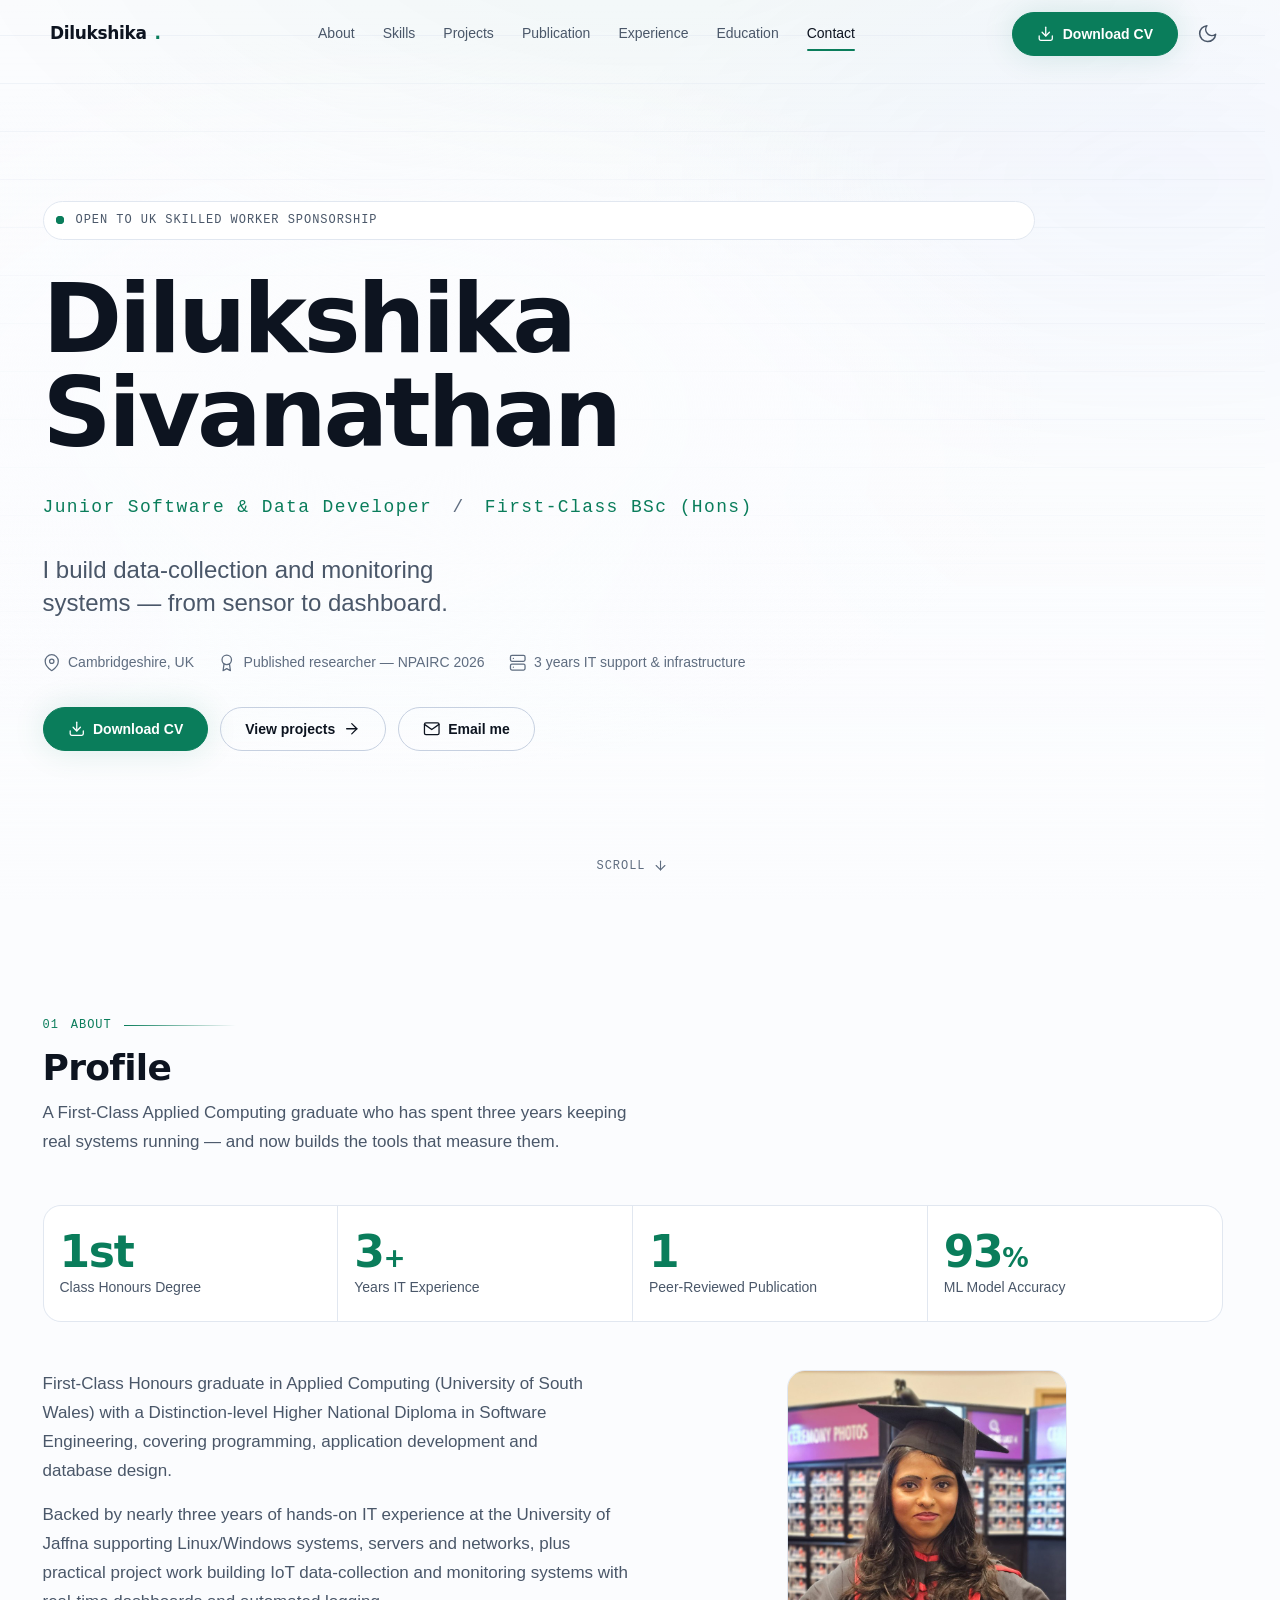
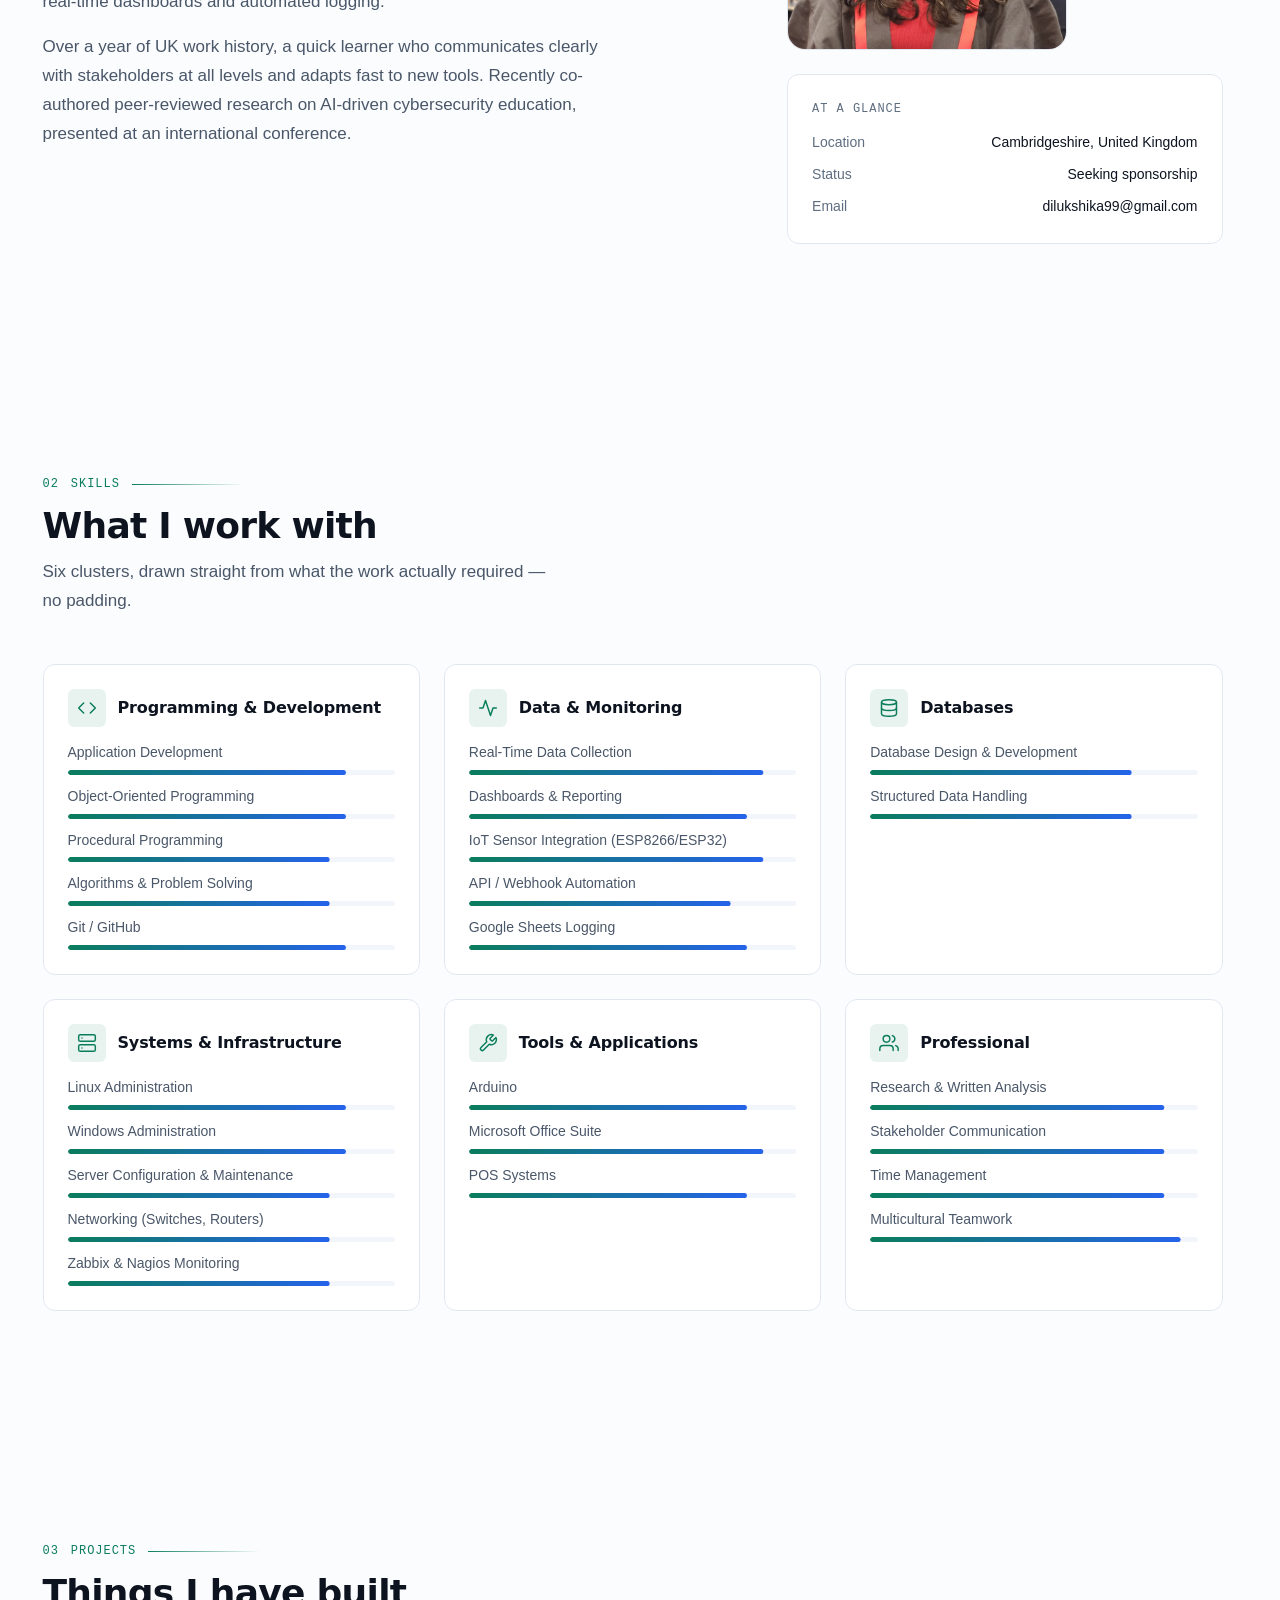
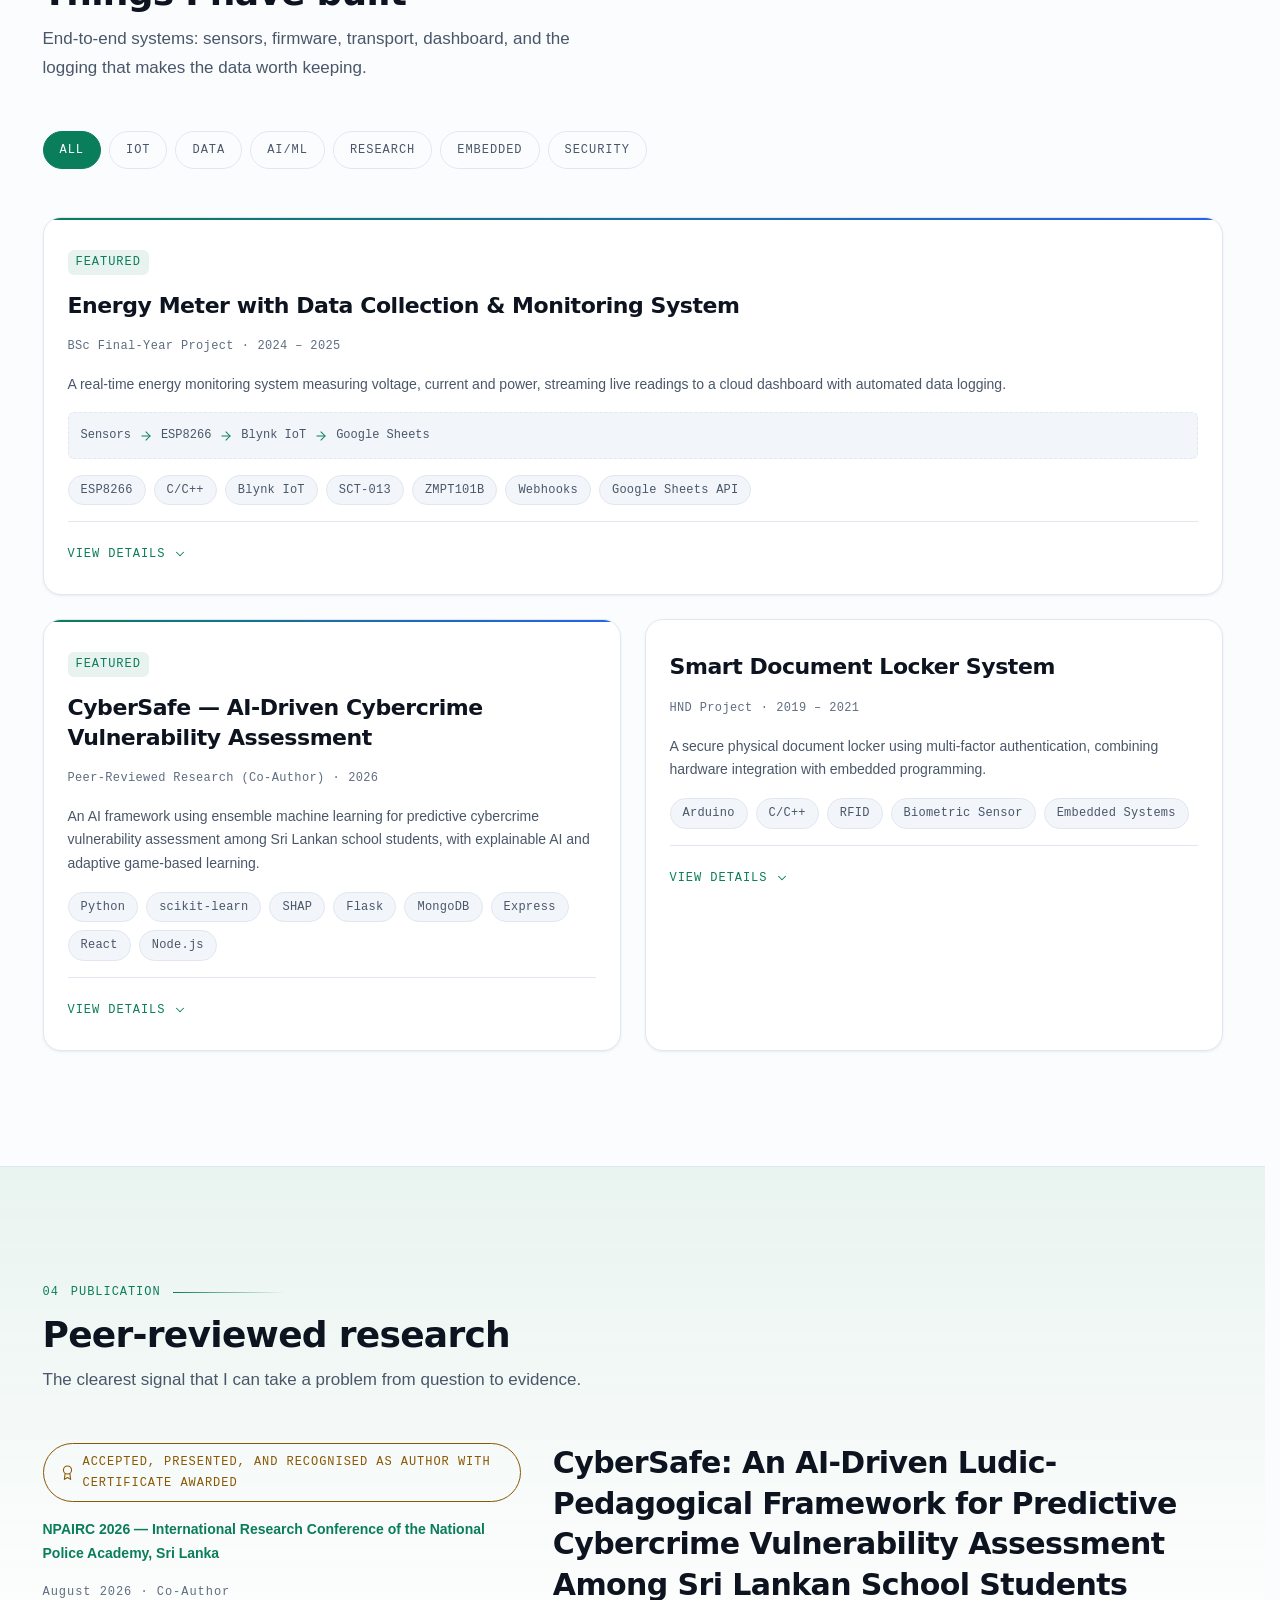
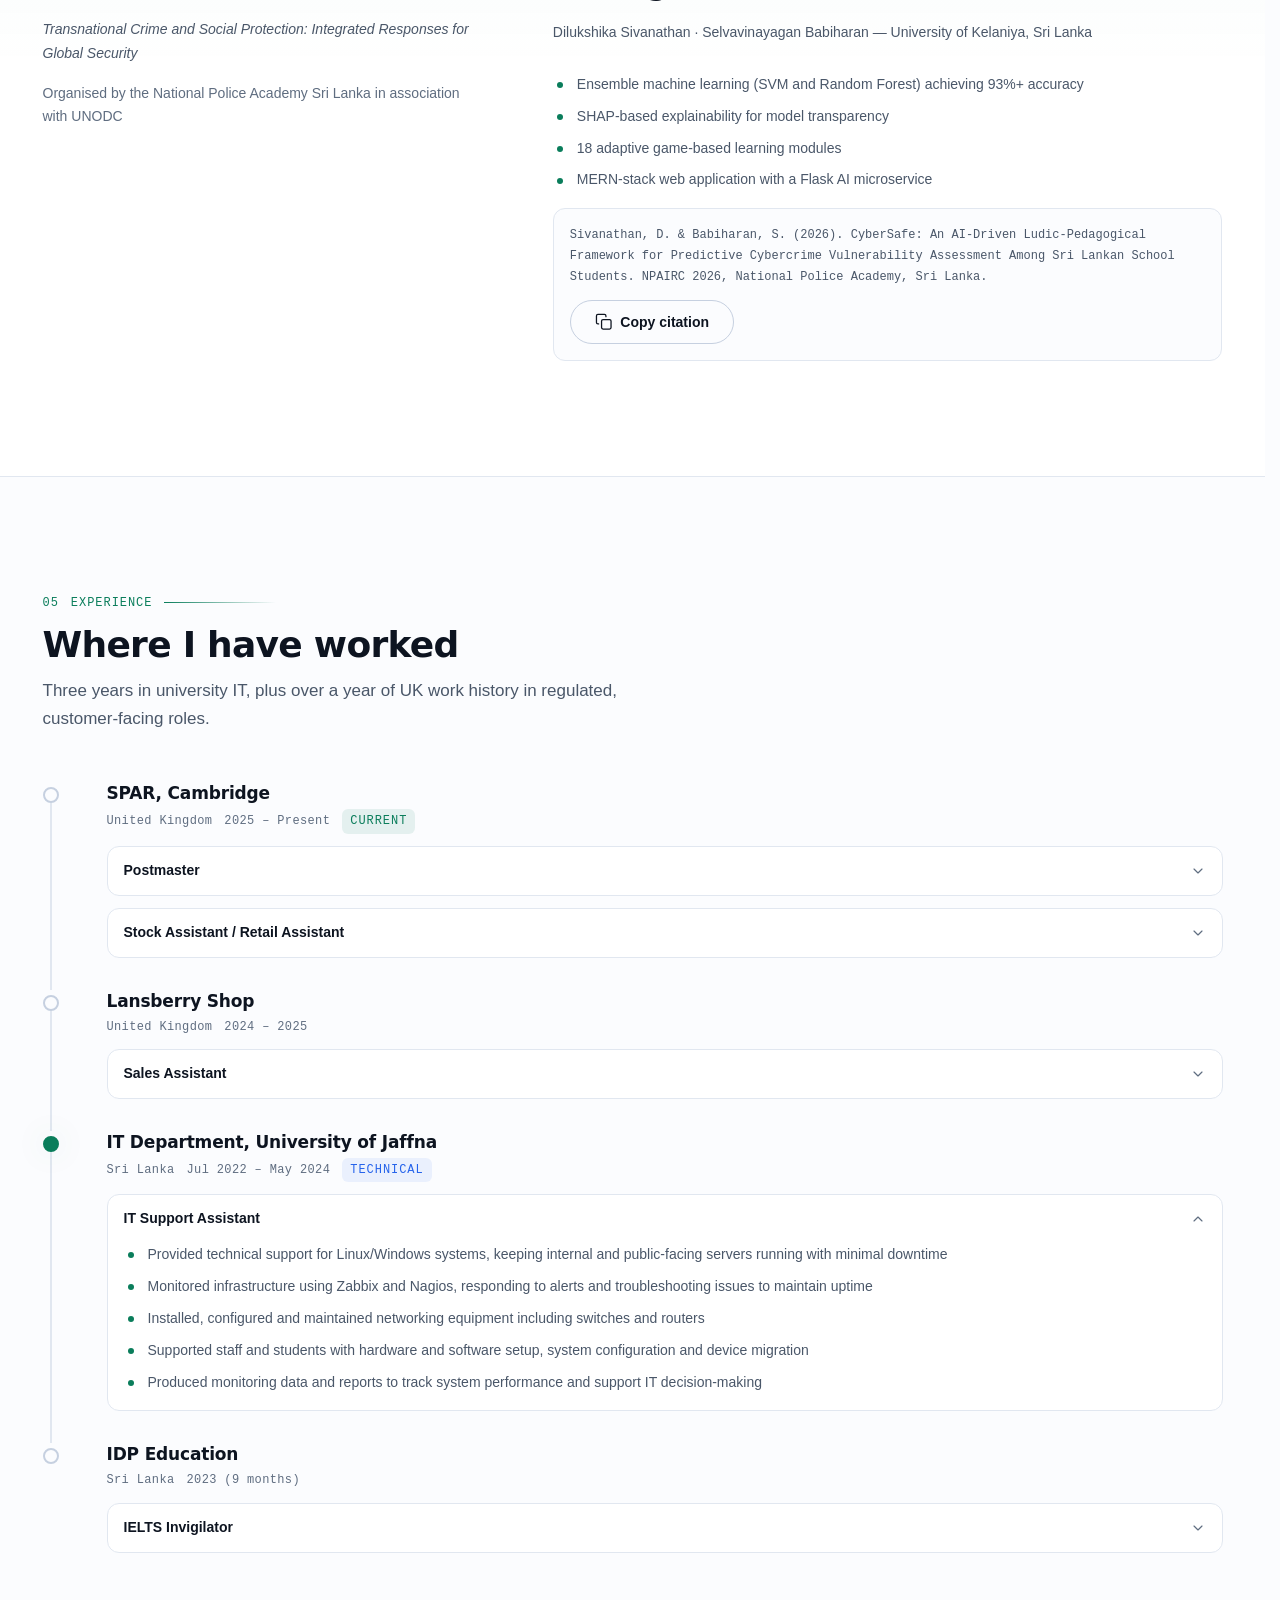
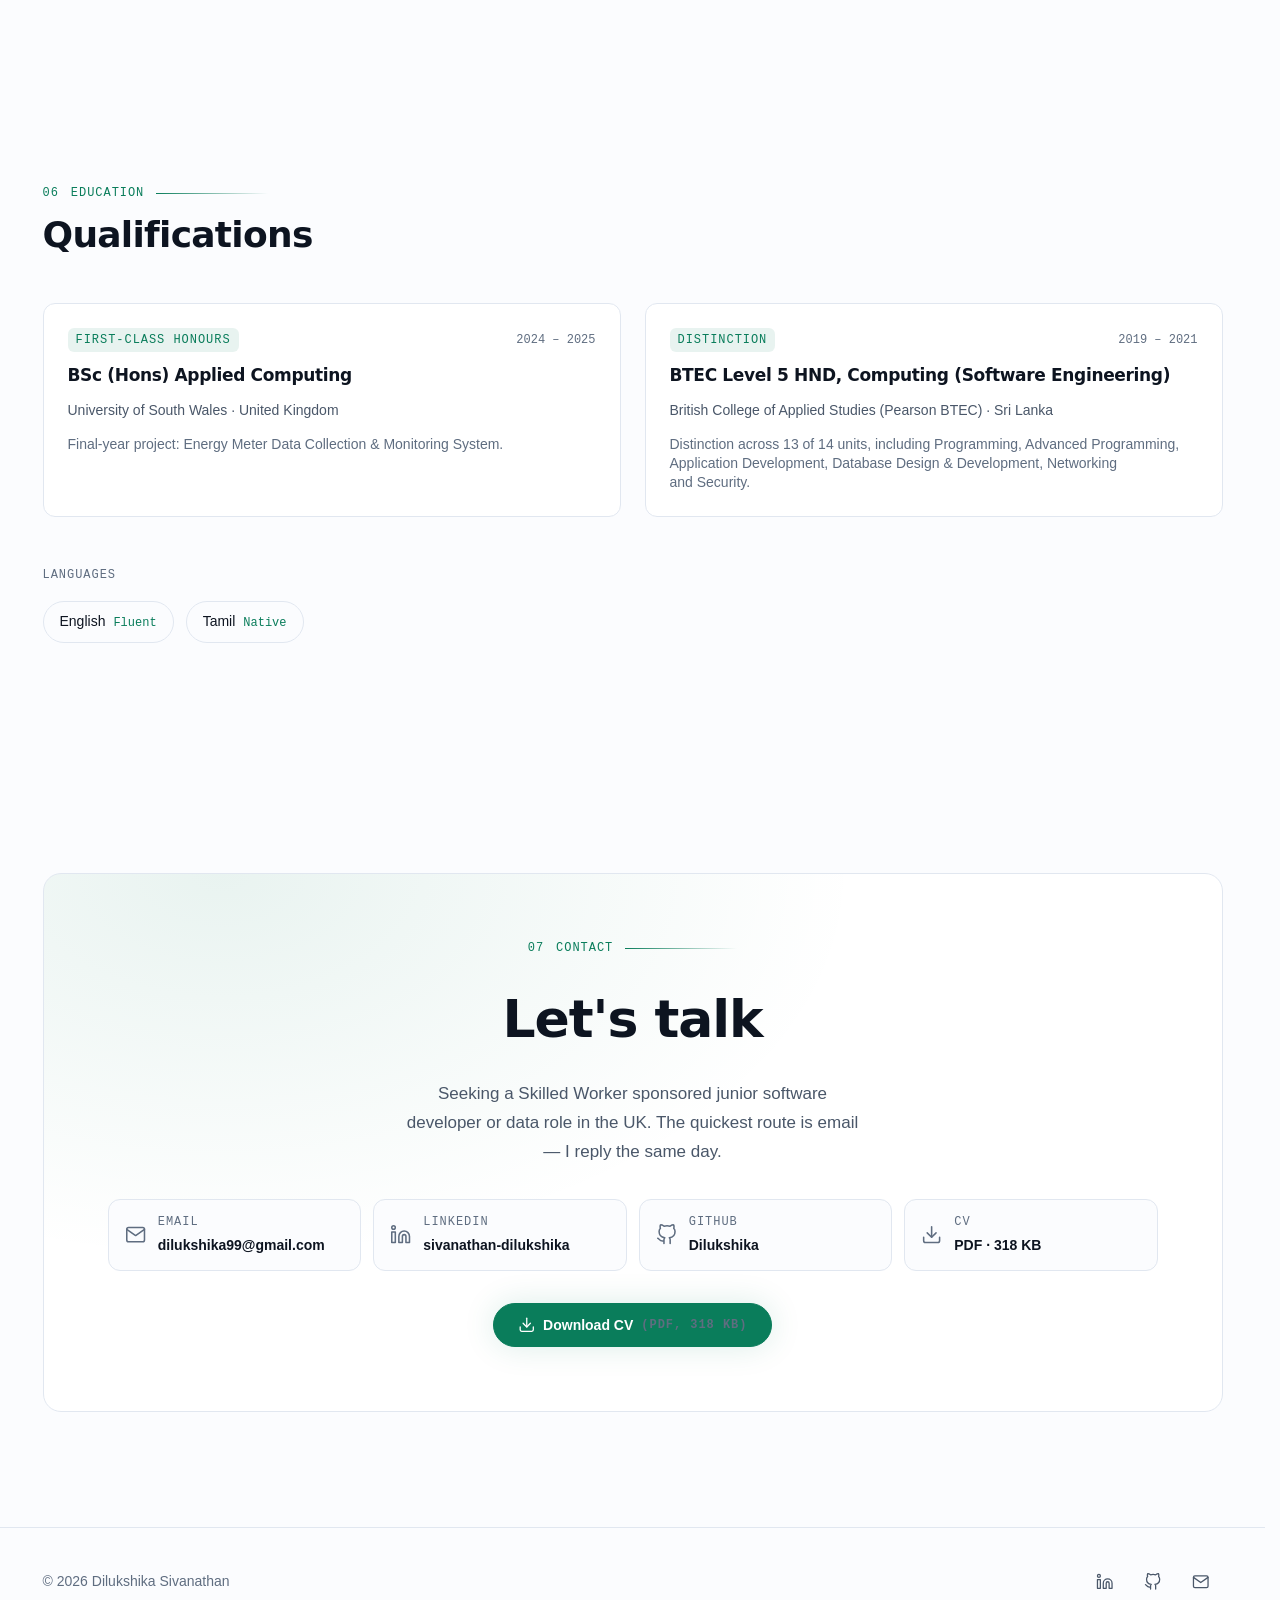
<file: index.html>
<!doctype html>
<html lang="en-GB">
<head>
<meta charset="utf-8">
<meta name="viewport" content="width=device-width, initial-scale=1">

<!-- Runs before first paint. The one place a blocking script is correct:
     it sets the theme (no white flash) and arms the reveal system. -->
<script>
  (function () {
    var html = document.documentElement;

    try {
      var t = localStorage.getItem('theme');
      if (!t) t = matchMedia('(prefers-color-scheme: light)').matches ? 'light' : 'dark';
      html.dataset.theme = t;
    } catch (e) { html.dataset.theme = 'dark'; }

    // Scroll reveals start hidden ONLY while this attribute is present. If
    // main.js never boots — load error, unsupported browser, file:// open —
    // the watchdog drops it and every section falls back to plain, visible
    // text rather than a blank page (§7.7).
    html.dataset.js = 'pending';
    setTimeout(function () {
      if (!window.__portfolioBooted) html.removeAttribute('data-js');
    }, 3000);

    // ES modules and fetch() are both blocked on file://, so the page cannot
    // work when it is opened by double-clicking. Flag it and say so.
    if (location.protocol === 'file:') html.dataset.protocol = 'file';
  })();
</script>

<title>Dilukshika Sivanathan — Junior Software &amp; Data Developer | UK</title>
<meta name="description" content="First-Class BSc (Hons) Applied Computing graduate and published researcher. Junior software and data developer with 3 years of IT experience in Linux, Windows and infrastructure monitoring. Based in Cambridgeshire, UK.">
<link rel="canonical" href="https://dilukshika.github.io/">
<meta name="robots" content="index, follow">
<meta name="author" content="Dilukshika Sivanathan">

<meta property="og:type"        content="profile">
<meta property="og:title"       content="Dilukshika Sivanathan — Junior Software &amp; Data Developer">
<meta property="og:description" content="First-Class BSc (Hons) Applied Computing graduate, published researcher, and IT support professional based in Cambridgeshire, UK.">
<meta property="og:image"       content="https://dilukshika.github.io/assets/img/og-image.png">
<meta property="og:url"         content="https://dilukshika.github.io/">
<meta property="og:locale"      content="en_GB">

<meta name="twitter:card"  content="summary_large_image">
<meta name="twitter:title" content="Dilukshika Sivanathan — Junior Software &amp; Data Developer">
<meta name="twitter:image" content="https://dilukshika.github.io/assets/img/og-image.png">

<meta name="theme-color" content="#0A0E14" media="(prefers-color-scheme: dark)">
<meta name="theme-color" content="#FBFCFE" media="(prefers-color-scheme: light)">

<link rel="icon" href="assets/icons/favicon.svg" type="image/svg+xml">
<link rel="manifest" href="site.webmanifest">

<!-- Cascade layer order is declared here, before any sheet loads, so the eight
     files below can download in parallel. Pulling them in through main.css's
     @import chain meant the browser could not discover sheets 2-8 until
     main.css had arrived — a render-blocking waterfall. -->
<style>@layer reset, base, layout, components, animations, utilities;</style>
<link rel="stylesheet" href="css/01-tokens.css">
<link rel="stylesheet" href="css/02-reset.css">
<link rel="stylesheet" href="css/03-base.css">
<link rel="stylesheet" href="css/04-layout.css">
<link rel="stylesheet" href="css/05-components.css">
<link rel="stylesheet" href="css/06-animations.css">
<link rel="stylesheet" href="css/07-utilities.css">

<noscript><style>
  [data-reveal] { opacity: 1 !important; transform: none !important; }
  .hero__inner > * { opacity: 1 !important; animation: none !important; }
  .meter__fill { transform: scaleX(var(--level, 1)) !important; }
</style></noscript>

<script type="application/ld+json">
{
  "@context": "https://schema.org",
  "@type": "Person",
  "name": "Dilukshika Sivanathan",
  "jobTitle": "Junior Software & Data Developer",
  "email": "mailto:dilukshika99@gmail.com",
  "address": {
    "@type": "PostalAddress",
    "addressRegion": "Cambridgeshire",
    "addressCountry": "GB"
  },
  "url": "https://dilukshika.github.io/",
  "sameAs": [
    "https://linkedin.com/in/sivanathan-dilukshika",
    "https://github.com/Dilukshika"
  ],
  "alumniOf": [
    { "@type": "CollegeOrUniversity", "name": "University of South Wales" },
    { "@type": "EducationalOrganization", "name": "British College of Applied Studies" }
  ],
  "knowsLanguage": ["English", "Tamil"],
  "knowsAbout": [
    "Software Development", "Data Monitoring", "IoT", "Linux Administration",
    "Windows Administration", "Networking", "Database Design", "Zabbix", "Nagios"
  ]
}
</script>

<script type="application/ld+json">
{
  "@context": "https://schema.org",
  "@type": "ScholarlyArticle",
  "name": "CyberSafe: An AI-Driven Ludic-Pedagogical Framework for Predictive Cybercrime Vulnerability Assessment Among Sri Lankan School Students",
  "author": [
    { "@type": "Person", "name": "Dilukshika Sivanathan" },
    { "@type": "Person", "name": "Selvavinayagan Babiharan" }
  ],
  "datePublished": "2026-08",
  "inLanguage": "en",
  "publisher": {
    "@type": "Organization",
    "name": "National Police Academy, Sri Lanka"
  },
  "isPartOf": {
    "@type": "PublicationEvent",
    "name": "NPAIRC 2026 — International Research Conference of the National Police Academy, Sri Lanka"
  }
}
</script>
</head>

<body>

<div class="file-warning" role="alert">
  <strong>This page was opened from your hard drive.</strong>
  Browsers block scripts and data files over <code>file://</code>, so nothing below the
  headline will load. Serve it over HTTP instead:
  run <code>powershell -ExecutionPolicy Bypass -File tools\serve.ps1</code>
  in the project folder, then open <code>http://localhost:8080</code>.
</div>

<!-- Icon sprite, inlined: one fewer request, and <use> keeps working when the
     page is opened without a server (external references are blocked there). --><svg xmlns="http://www.w3.org/2000/svg" style="display:none">

  <symbol id="code" viewBox="0 0 24 24">
    <polyline points="16 18 22 12 16 6"/><polyline points="8 6 2 12 8 18"/>
  </symbol>
  <symbol id="activity" viewBox="0 0 24 24">
    <polyline points="22 12 18 12 15 21 9 3 6 12 2 12"/>
  </symbol>
  <symbol id="database" viewBox="0 0 24 24">
    <ellipse cx="12" cy="5" rx="9" ry="3"/>
    <path d="M21 12c0 1.66-4 3-9 3s-9-1.34-9-3"/>
    <path d="M3 5v14c0 1.66 4 3 9 3s9-1.34 9-3V5"/>
  </symbol>
  <symbol id="server" viewBox="0 0 24 24">
    <rect x="2" y="2" width="20" height="8" rx="2"/>
    <rect x="2" y="14" width="20" height="8" rx="2"/>
    <line x1="6" y1="6" x2="6.01" y2="6"/><line x1="6" y1="18" x2="6.01" y2="18"/>
  </symbol>
  <symbol id="tool" viewBox="0 0 24 24">
    <path d="M14.7 6.3a1 1 0 0 0 0 1.4l1.6 1.6a1 1 0 0 0 1.4 0l3.77-3.77a6 6 0 0 1-7.94 7.94l-6.91 6.91a2.12 2.12 0 0 1-3-3l6.91-6.91a6 6 0 0 1 7.94-7.94l-3.76 3.76z"/>
  </symbol>
  <symbol id="users" viewBox="0 0 24 24">
    <path d="M17 21v-2a4 4 0 0 0-4-4H5a4 4 0 0 0-4 4v2"/>
    <circle cx="9" cy="7" r="4"/>
    <path d="M23 21v-2a4 4 0 0 0-3-3.87"/><path d="M16 3.13a4 4 0 0 1 0 7.75"/>
  </symbol>

  <symbol id="mail" viewBox="0 0 24 24">
    <path d="M4 4h16c1.1 0 2 .9 2 2v12c0 1.1-.9 2-2 2H4c-1.1 0-2-.9-2-2V6c0-1.1.9-2 2-2z"/>
    <polyline points="22 6 12 13 2 6"/>
  </symbol>
  <symbol id="phone" viewBox="0 0 24 24">
    <path d="M22 16.92v3a2 2 0 0 1-2.18 2 19.79 19.79 0 0 1-8.63-3.07 19.5 19.5 0 0 1-6-6 19.79 19.79 0 0 1-3.07-8.67A2 2 0 0 1 4.11 2h3a2 2 0 0 1 2 1.72 12.84 12.84 0 0 0 .7 2.81 2 2 0 0 1-.45 2.11L8.09 9.91a16 16 0 0 0 6 6l1.27-1.27a2 2 0 0 1 2.11-.45 12.84 12.84 0 0 0 2.81.7A2 2 0 0 1 22 16.92z"/>
  </symbol>
  <symbol id="map-pin" viewBox="0 0 24 24">
    <path d="M21 10c0 7-9 13-9 13s-9-6-9-13a9 9 0 0 1 18 0z"/><circle cx="12" cy="10" r="3"/>
  </symbol>
  <symbol id="linkedin" viewBox="0 0 24 24">
    <path d="M16 8a6 6 0 0 1 6 6v7h-4v-7a2 2 0 0 0-4 0v7h-4v-7a6 6 0 0 1 6-6z"/>
    <rect x="2" y="9" width="4" height="12"/><circle cx="4" cy="4" r="2"/>
  </symbol>
  <symbol id="github" viewBox="0 0 24 24">
    <path d="M9 19c-5 1.5-5-2.5-7-3m14 6v-3.87a3.37 3.37 0 0 0-.94-2.61c3.14-.35 6.44-1.54 6.44-7A5.44 5.44 0 0 0 20 4.77 5.07 5.07 0 0 0 19.91 1S18.73.65 16 2.48a13.38 13.38 0 0 0-7 0C6.27.65 5.09 1 5.09 1A5.07 5.07 0 0 0 5 4.77a5.44 5.44 0 0 0-1.5 3.78c0 5.42 3.3 6.61 6.44 7A3.37 3.37 0 0 0 9 18.13V22"/>
  </symbol>

  <symbol id="download" viewBox="0 0 24 24">
    <path d="M21 15v4a2 2 0 0 1-2 2H5a2 2 0 0 1-2-2v-4"/>
    <polyline points="7 10 12 15 17 10"/><line x1="12" y1="15" x2="12" y2="3"/>
  </symbol>
  <symbol id="external-link" viewBox="0 0 24 24">
    <path d="M18 13v6a2 2 0 0 1-2 2H5a2 2 0 0 1-2-2V8a2 2 0 0 1 2-2h6"/>
    <polyline points="15 3 21 3 21 9"/><line x1="10" y1="14" x2="21" y2="3"/>
  </symbol>
  <symbol id="copy" viewBox="0 0 24 24">
    <rect x="9" y="9" width="13" height="13" rx="2"/>
    <path d="M5 15H4a2 2 0 0 1-2-2V4a2 2 0 0 1 2-2h9a2 2 0 0 1 2 2v1"/>
  </symbol>
  <symbol id="check" viewBox="0 0 24 24">
    <polyline points="20 6 9 17 4 12"/>
  </symbol>

  <symbol id="menu" viewBox="0 0 24 24">
    <line x1="3" y1="6" x2="21" y2="6"/><line x1="3" y1="12" x2="21" y2="12"/><line x1="3" y1="18" x2="21" y2="18"/>
  </symbol>
  <symbol id="close" viewBox="0 0 24 24">
    <line x1="18" y1="6" x2="6" y2="18"/><line x1="6" y1="6" x2="18" y2="18"/>
  </symbol>
  <symbol id="sun" viewBox="0 0 24 24">
    <circle cx="12" cy="12" r="4.5"/>
    <line x1="12" y1="1.5" x2="12" y2="3.5"/><line x1="12" y1="20.5" x2="12" y2="22.5"/>
    <line x1="4.2" y1="4.2" x2="5.6" y2="5.6"/><line x1="18.4" y1="18.4" x2="19.8" y2="19.8"/>
    <line x1="1.5" y1="12" x2="3.5" y2="12"/><line x1="20.5" y1="12" x2="22.5" y2="12"/>
    <line x1="4.2" y1="19.8" x2="5.6" y2="18.4"/><line x1="18.4" y1="5.6" x2="19.8" y2="4.2"/>
  </symbol>
  <symbol id="moon" viewBox="0 0 24 24">
    <path d="M21 12.79A9 9 0 1 1 11.21 3 7 7 0 0 0 21 12.79z"/>
  </symbol>
  <symbol id="arrow-up" viewBox="0 0 24 24">
    <line x1="12" y1="19" x2="12" y2="5"/><polyline points="5 12 12 5 19 12"/>
  </symbol>
  <symbol id="arrow-right" viewBox="0 0 24 24">
    <line x1="5" y1="12" x2="19" y2="12"/><polyline points="12 5 19 12 12 19"/>
  </symbol>
  <symbol id="arrow-down" viewBox="0 0 24 24">
    <line x1="12" y1="5" x2="12" y2="19"/><polyline points="19 12 12 19 5 12"/>
  </symbol>
  <symbol id="chevron-down" viewBox="0 0 24 24">
    <polyline points="6 9 12 15 18 9"/>
  </symbol>

  <symbol id="award" viewBox="0 0 24 24">
    <circle cx="12" cy="8" r="6.5"/><polyline points="8.21 13.89 7 23 12 20 17 23 15.79 13.88"/>
  </symbol>
  <symbol id="file-text" viewBox="0 0 24 24">
    <path d="M14 2H6a2 2 0 0 0-2 2v16a2 2 0 0 0 2 2h12a2 2 0 0 0 2-2V8z"/>
    <polyline points="14 2 14 8 20 8"/>
    <line x1="16" y1="13" x2="8" y2="13"/><line x1="16" y1="17" x2="8" y2="17"/>
  </symbol>
  <symbol id="briefcase" viewBox="0 0 24 24">
    <rect x="2" y="7" width="20" height="14" rx="2"/>
    <path d="M16 21V5a2 2 0 0 0-2-2h-4a2 2 0 0 0-2 2v16"/>
  </symbol>
  <symbol id="globe" viewBox="0 0 24 24">
    <circle cx="12" cy="12" r="9"/><line x1="3" y1="12" x2="21" y2="12"/>
    <path d="M12 3a15.3 15.3 0 0 1 0 18 15.3 15.3 0 0 1 0-18z"/>
  </symbol>

</svg>

<a class="skip-link" href="#main">Skip to main content</a>
<div class="progress" id="progress" aria-hidden="true"></div>

<!-- ==========================================================================
     Nav
     ========================================================================== -->
<header class="nav" id="nav">
  <div class="nav__inner wrap">
    <a class="nav__brand" href="#hero">Dilukshika<span class="nav__brand-dot">.</span></a>

    <nav class="nav__links" aria-label="Sections">
      <a class="nav__link" href="#about">About</a>
      <a class="nav__link" href="#skills">Skills</a>
      <a class="nav__link" href="#projects">Projects</a>
      <a class="nav__link" href="#publication">Publication</a>
      <a class="nav__link" href="#experience">Experience</a>
      <a class="nav__link" href="#education">Education</a>
      <a class="nav__link" href="#contact">Contact</a>
    </nav>

    <div class="nav__actions">
      <a class="btn btn--primary nav__cv" href="assets/cv/Dilukshika_Sivanathan_CV.pdf" download>
        <svg class="icon" aria-hidden="true"><use href="#download"/></svg>
        Download CV
      </a>

      <button class="icon-btn theme-toggle" id="theme-toggle" type="button"
              aria-label="Switch to light theme" aria-pressed="false">
        <svg class="icon theme-toggle__sun"  aria-hidden="true"><use href="#sun"/></svg>
        <svg class="icon theme-toggle__moon" aria-hidden="true"><use href="#moon"/></svg>
      </button>

      <button class="icon-btn nav__toggle" id="nav-toggle" type="button"
              aria-label="Open menu" aria-expanded="false" aria-controls="menu">
        <svg class="icon nav__toggle-open"  aria-hidden="true"><use href="#menu"/></svg>
        <svg class="icon nav__toggle-close hidden" aria-hidden="true"><use href="#close"/></svg>
      </button>
    </div>
  </div>
</header>

<!-- Mobile overlay menu -->
<div class="menu" id="menu" role="dialog" aria-modal="true" aria-label="Site menu">
  <div>
    <nav>
      <ul class="menu__list">
        <li style="--i:0"><a class="menu__link" href="#about">About</a></li>
        <li style="--i:1"><a class="menu__link" href="#skills">Skills</a></li>
        <li style="--i:2"><a class="menu__link" href="#projects">Projects</a></li>
        <li style="--i:3"><a class="menu__link" href="#publication">Publication</a></li>
        <li style="--i:4"><a class="menu__link" href="#experience">Experience</a></li>
        <li style="--i:5"><a class="menu__link" href="#education">Education</a></li>
        <li style="--i:6"><a class="menu__link" href="#contact">Contact</a></li>
      </ul>
    </nav>
    <div class="menu__footer">
      <a class="btn btn--primary" href="assets/cv/Dilukshika_Sivanathan_CV.pdf" download>
        <svg class="icon" aria-hidden="true"><use href="#download"/></svg>
        Download CV
      </a>
    </div>
  </div>
</div>

<main id="main">

  <!-- ========================================================================
       Hero — hardcoded so crawlers and no-JS visitors get the headline
       ======================================================================== -->
  <section class="hero" id="hero" aria-label="Introduction">
    <canvas class="hero__canvas" id="hero-canvas" aria-hidden="true"></canvas>
    <div class="hero__scrim" aria-hidden="true"></div>

    <div class="layout">
      <div class="hero__inner">
        <p class="hero__status" style="--i:0">
          <span class="hero__pulse" aria-hidden="true"></span>
          Open to UK Skilled Worker sponsorship
        </p>

        <h1 class="hero__name" style="--i:1">
          <span>Dilukshika</span>
          <span class="hero__surname">Sivanathan</span>
        </h1>

        <p class="hero__role" style="--i:2">
          Junior Software &amp; Data Developer
          <span class="sep" aria-hidden="true">/</span>
          First-Class BSc (Hons)
        </p>

        <p class="hero__tagline" style="--i:3">
          I build data-collection and monitoring systems — from sensor to dashboard.
        </p>

        <ul class="hero__meta" style="--i:4">
          <li>
            <svg class="icon" aria-hidden="true"><use href="#map-pin"/></svg>
            Cambridgeshire, UK
          </li>
          <li>
            <svg class="icon" aria-hidden="true"><use href="#award"/></svg>
            Published researcher — NPAIRC 2026
          </li>
          <li>
            <svg class="icon" aria-hidden="true"><use href="#server"/></svg>
            3 years IT support &amp; infrastructure
          </li>
        </ul>

        <div class="hero__cta" style="--i:5">
          <a class="btn btn--primary" id="hero-cv" href="assets/cv/Dilukshika_Sivanathan_CV.pdf" download>
            <svg class="icon" aria-hidden="true"><use href="#download"/></svg>
            Download CV
          </a>
          <a class="btn btn--ghost" href="#projects">
            View projects
            <svg class="icon" aria-hidden="true"><use href="#arrow-right"/></svg>
          </a>
          <a class="btn btn--ghost" href="mailto:dilukshika99@gmail.com">
            <svg class="icon" aria-hidden="true"><use href="#mail"/></svg>
            Email me
          </a>
        </div>
      </div>
    </div>

    <a class="hero__scroll" href="#about" aria-hidden="true" tabindex="-1">
      Scroll
      <svg class="icon" aria-hidden="true"><use href="#arrow-down"/></svg>
    </a>
  </section>

  <!-- Shown only if data/content.json fails to load (§10.5) -->
  <div class="layout">
    <div class="content-fallback">
      <h2>The rest of this page could not load</h2>
      <p class="secondary">The full detail is in the CV, which always downloads directly.</p>
      <div class="cluster">
        <a class="btn btn--primary" href="assets/cv/Dilukshika_Sivanathan_CV.pdf" download>Download CV</a>
        <a class="btn btn--ghost" href="mailto:dilukshika99@gmail.com">dilukshika99@gmail.com</a>
      </div>
    </div>
  </div>

  <!-- ========================================================================
       About
       ======================================================================== -->
  <section class="section section--json layout" id="about" aria-labelledby="about-title">
    <div class="section__inner">
      <header class="section-head" data-reveal>
        <p class="section-head__eyebrow"><span class="mono">01</span> About</p>
        <h2 id="about-title">Profile</h2>
        <p class="section-head__lede">
          A First-Class Applied Computing graduate who has spent three years keeping real
          systems running — and now builds the tools that measure them.
        </p>
      </header>

      <div class="stats" id="stats" data-reveal="scale"></div>

      <div class="about__grid">
        <div class="about__prose" id="about-prose" data-reveal></div>

        <aside class="about__aside" data-reveal="right">
          <!-- Monogram sits underneath as the fallback: if the photo is ever
               removed or fails to load, the panel still fills correctly. -->
          <div class="avatar">
            <span class="avatar__monogram" aria-hidden="true">DS</span>
            <img src="assets/img/profile.jpg"
                 width="800" height="800"
                 loading="lazy" decoding="async"
                 alt="Dilukshika Sivanathan in cap and gown at her University of South Wales graduation">
          </div>
          <div class="panel">
            <p class="panel__title">At a glance</p>
            <dl class="kv" id="about-kv"></dl>
          </div>
        </aside>
      </div>
    </div>
  </section>

  <!-- ========================================================================
       Skills
       ======================================================================== -->
  <section class="section section--json layout" id="skills" aria-labelledby="skills-title">
    <div class="section__inner">
      <header class="section-head" data-reveal>
        <p class="section-head__eyebrow"><span class="mono">02</span> Skills</p>
        <h2 id="skills-title">What I work with</h2>
        <p class="section-head__lede">
          Six clusters, drawn straight from what the work actually required — no padding.
        </p>
      </header>

      <div class="grid-auto" id="skills-grid"></div>
    </div>
  </section>

  <!-- ========================================================================
       Projects
       ======================================================================== -->
  <section class="section section--json layout" id="projects" aria-labelledby="projects-title">
    <div class="section__inner">
      <header class="section-head" data-reveal>
        <p class="section-head__eyebrow"><span class="mono">03</span> Projects</p>
        <h2 id="projects-title">Things I have built</h2>
        <p class="section-head__lede">
          End-to-end systems: sensors, firmware, transport, dashboard, and the logging
          that makes the data worth keeping.
        </p>
      </header>

      <div class="chips" id="project-chips" role="group" aria-label="Filter projects by domain"></div>
      <div class="projects__grid" id="projects-grid"></div>
      <p class="muted mono hidden" id="projects-empty">No projects match that filter.</p>
    </div>
  </section>

  <!-- ========================================================================
       Publication — full-bleed band
       ======================================================================== -->
  <section class="publication section--json" id="publication" aria-labelledby="publication-title">
    <div class="section layout">
      <div class="section__inner" id="publication-body"></div>
    </div>
  </section>

  <!-- ========================================================================
       Experience
       ======================================================================== -->
  <section class="section section--json layout" id="experience" aria-labelledby="experience-title">
    <div class="section__inner">
      <header class="section-head" data-reveal>
        <p class="section-head__eyebrow"><span class="mono">05</span> Experience</p>
        <h2 id="experience-title">Where I have worked</h2>
        <p class="section-head__lede">
          Three years in university IT, plus over a year of UK work history in
          regulated, customer-facing roles.
        </p>
      </header>

      <ol class="timeline" id="timeline"></ol>
    </div>
  </section>

  <!-- ========================================================================
       Education
       ======================================================================== -->
  <section class="section section--json layout" id="education" aria-labelledby="education-title">
    <div class="section__inner">
      <header class="section-head" data-reveal>
        <p class="section-head__eyebrow"><span class="mono">06</span> Education</p>
        <h2 id="education-title">Qualifications</h2>
      </header>

      <div class="grid-auto" id="education-grid"></div>

      <div class="stack">
        <p class="panel__title">Languages</p>
        <div class="langs" id="langs" data-reveal></div>
      </div>
    </div>
  </section>

  <!-- ========================================================================
       Contact
       ======================================================================== -->
  <section class="section layout" id="contact" aria-labelledby="contact-title">
    <div class="section__inner">
      <div class="contact__card" data-reveal="scale">
        <p class="section-head__eyebrow"><span class="mono">07</span> Contact</p>
        <h2 class="contact__title" id="contact-title">Let's talk</h2>
        <p class="contact__lede" id="contact-lede">
          Seeking a Skilled Worker sponsored junior software developer or data role in the UK.
          The quickest route is email — I reply the same day.
        </p>

        <div class="contact__links" id="contact-links"></div>

        <a class="btn btn--primary" href="assets/cv/Dilukshika_Sivanathan_CV.pdf" download>
          <svg class="icon" aria-hidden="true"><use href="#download"/></svg>
          Download CV <span class="mono muted" id="cv-size"></span>
        </a>
      </div>
    </div>
  </section>

</main>

<footer class="footer">
  <div class="footer__inner wrap">
    <p>© <span id="year">2026</span> Dilukshika Sivanathan</p>
    <div class="footer__socials">
      <a class="icon-btn" href="https://linkedin.com/in/sivanathan-dilukshika"
         target="_blank" rel="noopener noreferrer" aria-label="LinkedIn">
        <svg class="icon" aria-hidden="true"><use href="#linkedin"/></svg>
      </a>
      <a class="icon-btn" href="https://github.com/Dilukshika"
         target="_blank" rel="noopener noreferrer" aria-label="GitHub">
        <svg class="icon" aria-hidden="true"><use href="#github"/></svg>
      </a>
      <a class="icon-btn" href="mailto:dilukshika99@gmail.com" aria-label="Email">
        <svg class="icon" aria-hidden="true"><use href="#mail"/></svg>
      </a>
    </div>
  </div>
</footer>

<button class="to-top" id="to-top" type="button" aria-label="Back to top">
  <svg class="icon" aria-hidden="true"><use href="#arrow-up"/></svg>
</button>

<script type="module" src="js/main.js"></script>
</body>
</html>
</file>
<file: css/01-tokens.css>
/* ==========================================================================
   01-TOKENS — Design tokens. Edit colours, type and spacing here only.
   Deliberately outside @layer so tokens are always available.
   ========================================================================== */

:root {
  /* ---- Colour: dark theme (default) ------------------------------------ */
  --bg-base:        #0A0E14;
  --bg-elevated:    #121821;
  --bg-overlay:     #1A2130;
  --border-subtle:  #232B3A;
  --border-strong:  #354054;

  --text-primary:   #E8EDF5;
  --text-secondary: #A0AEC4;
  --text-muted:     #7A8AA0;   /* 5.5:1 on --bg-base; #6B7A90 was 4.49:1 */

  --accent:         #33D9A6;
  --accent-hover:   #5FE8BC;
  --accent-dim:     rgb(51 217 166 / 0.10);
  --accent-2:       #4C8DFF;
  --accent-2-dim:   rgb(76 141 255 / 0.10);
  --accent-3:       #F5A623;

  --on-accent:      #06120D;

  --grad-hero: linear-gradient(135deg, #33D9A6 0%, #4C8DFF 100%);
  --grad-text: linear-gradient(110deg,
      var(--text-primary) 0%, var(--text-primary) 25%,
      #33D9A6 45%, #4C8DFF 62%,
      var(--text-primary) 80%, var(--text-primary) 100%);

  --shadow-sm: 0 1px 3px rgb(0 0 0 / .32);
  --shadow-md: 0 6px 20px rgb(0 0 0 / .38);
  --shadow-lg: 0 18px 48px rgb(0 0 0 / .46);
  --glow-accent: 0 0 32px rgb(51 217 166 / .22);

  --scrim: rgb(10 14 20 / .78);

  /* ---- Typography ------------------------------------------------------ */
  --ff-display: "Space Grotesk", "Segoe UI Variable Display", "Segoe UI", system-ui, sans-serif;
  --ff-body:    "Inter", -apple-system, BlinkMacSystemFont, "Segoe UI", Roboto, Helvetica, Arial, sans-serif;
  --ff-mono:    "JetBrains Mono", ui-monospace, "Cascadia Code", "SFMono-Regular", Consolas, monospace;

  --fs-hero:   clamp(2.75rem, 7vw + 0.5rem, 6rem);
  --fs-h1:     clamp(2rem, 4vw + 0.5rem, 3.25rem);
  --fs-h2:     clamp(1.625rem, 2.5vw + 0.4rem, 2.25rem);
  --fs-h3:     clamp(1.125rem, 1vw + 0.6rem, 1.375rem);
  --fs-body:   clamp(0.9375rem, 0.35vw + 0.85rem, 1.0625rem);
  --fs-small:  0.875rem;
  --fs-micro:  0.75rem;

  --lh-tight: 1.1;
  --lh-snug:  1.35;
  --lh-body:  1.7;

  --tracking-mono: 0.08em;

  /* ---- Spacing (4px base) ---------------------------------------------- */
  --sp-1: 0.25rem;  --sp-2: 0.5rem;   --sp-3: 0.75rem;  --sp-4: 1rem;
  --sp-5: 1.5rem;   --sp-6: 2rem;     --sp-8: 3rem;     --sp-10: 4rem;
  --sp-12: 6rem;    --sp-16: 8rem;

  --section-y: clamp(4rem, 9vw, 8rem);
  --container: 1180px;
  --container-narrow: 760px;
  --gutter: clamp(1.25rem, 4vw, 2.5rem);

  /* ---- Radii ----------------------------------------------------------- */
  --r-sm: 6px;  --r-md: 12px;  --r-lg: 18px;  --r-pill: 999px;

  /* ---- Motion ---------------------------------------------------------- */
  --ease-out:    cubic-bezier(0.16, 1, 0.3, 1);
  --ease-in-out: cubic-bezier(0.65, 0, 0.35, 1);
  --ease-spring: cubic-bezier(0.34, 1.56, 0.64, 1);

  --dur-fast:   160ms;
  --dur-base:   240ms;
  --dur-slow:   560ms;
  --dur-reveal: 680ms;

  /* ---- Chrome ---------------------------------------------------------- */
  --nav-h: 68px;
  --z-canvas: 0;
  --z-content: 1;
  --z-nav: 100;
  --z-menu: 200;
  --z-progress: 300;

  color-scheme: dark;
}

/* ---- Colour: light theme ----------------------------------------------- */
:root[data-theme="light"] {
  --bg-base:        #FBFCFE;
  --bg-elevated:    #FFFFFF;
  --bg-overlay:     #F2F5FA;
  --border-subtle:  #E1E7F0;
  --border-strong:  #C6D0E0;

  --text-primary:   #0D1420;
  --text-secondary: #4A5769;
  --text-muted:     #5F6D80;   /* 5.1:1 on --bg-base; #6C7B8E was 4.20:1 */

  /* The light accent is darker than its dark-theme counterpart because it has
     to work twice: as small mono text on a near-white ground, and as the fill
     behind white button labels. The old #0E9E74 was 3.3:1 in both roles. */
  --accent:         #0A7D5B;   /* 5.0:1 as text, 5.0:1 against --on-accent */
  --accent-hover:   #086B4E;
  --accent-dim:     rgb(10 125 91 / 0.09);
  --accent-2:       #2563EB;
  --accent-2-dim:   rgb(37 99 235 / 0.08);
  --accent-3:       #8A5804;   /* 5.9:1; #B4740A was 3.76:1 */

  --on-accent:      #FFFFFF;

  --grad-hero: linear-gradient(135deg, #0A7D5B 0%, #2563EB 100%);
  --grad-text: linear-gradient(110deg,
      var(--text-primary) 0%, var(--text-primary) 25%,
      #0A7D5B 45%, #2563EB 62%,
      var(--text-primary) 80%, var(--text-primary) 100%);

  --shadow-sm: 0 1px 3px rgb(13 20 32 / .07);
  --shadow-md: 0 6px 20px rgb(13 20 32 / .09);
  --shadow-lg: 0 18px 48px rgb(13 20 32 / .12);
  --glow-accent: 0 0 32px rgb(10 125 91 / .14);

  --scrim: rgb(251 252 254 / .82);

  color-scheme: light;
}

/* Raise contrast when the OS asks for it. */
@media (prefers-contrast: more) {
  :root {
    --text-muted: var(--text-secondary);
    --border-subtle: var(--border-strong);
  }
}
</file>
<file: css/03-base.css>
/* ==========================================================================
   03-BASE — Element defaults, typography, focus.

   FONTS: the site ships using system fallback stacks so there are no missing
   file requests out of the box. To upgrade to the designed typefaces, drop the
   five .woff2 files into assets/fonts/ and uncomment the @font-face block
   below — no other change is needed. See README.md § Fonts.
   ========================================================================== */

@layer base {

/*
@font-face { font-family: "Space Grotesk"; src: url("../assets/fonts/space-grotesk-500.woff2") format("woff2");
             font-weight: 500; font-style: normal; font-display: swap; }
@font-face { font-family: "Space Grotesk"; src: url("../assets/fonts/space-grotesk-700.woff2") format("woff2");
             font-weight: 700; font-style: normal; font-display: swap; }
@font-face { font-family: "Inter"; src: url("../assets/fonts/inter-400.woff2") format("woff2");
             font-weight: 400; font-style: normal; font-display: swap; }
@font-face { font-family: "Inter"; src: url("../assets/fonts/inter-600.woff2") format("woff2");
             font-weight: 600; font-style: normal; font-display: swap; }
@font-face { font-family: "JetBrains Mono"; src: url("../assets/fonts/jetbrains-mono-400.woff2") format("woff2");
             font-weight: 400; font-style: normal; font-display: swap; }
*/

body {
  background-color: var(--bg-base);
  color: var(--text-primary);
  font-family: var(--ff-body);
  font-size: var(--fs-body);
  line-height: var(--lh-body);
  transition: background-color var(--dur-base) var(--ease-in-out),
              color var(--dur-base) var(--ease-in-out);
}

/* Subtle grain so large dark areas do not band. */
body::before {
  content: "";
  position: fixed;
  inset: 0;
  z-index: -1;
  pointer-events: none;
  opacity: .5;
  background-image:
    radial-gradient(ellipse 80% 60% at 50% -10%, var(--accent-dim), transparent 70%),
    radial-gradient(ellipse 60% 50% at 90% 20%, var(--accent-2-dim), transparent 70%);
}

h1, h2, h3, h4 {
  font-family: var(--ff-display);
  font-weight: 700;
  line-height: var(--lh-tight);
  letter-spacing: -0.02em;
  text-wrap: balance;
}

h1 { font-size: var(--fs-h1); }
h2 { font-size: var(--fs-h2); }
h3 { font-size: var(--fs-h3); line-height: var(--lh-snug); }

p { text-wrap: pretty; }

strong, b { font-weight: 600; color: var(--text-primary); }

a {
  color: var(--accent);
  transition: color var(--dur-fast) var(--ease-out);
}
a:hover { color: var(--accent-hover); }

::selection {
  background: var(--accent);
  color: var(--on-accent);
}

/* One focus style, everywhere, never removed. */
:focus { outline: none; }
:focus-visible {
  outline: 2px solid var(--accent);
  outline-offset: 3px;
  border-radius: var(--r-sm);
}

svg.icon {
  width: 1.25em;
  height: 1.25em;
  fill: none;
  stroke: currentColor;
  stroke-width: 1.75;
  stroke-linecap: round;
  stroke-linejoin: round;
  flex: none;
}

hr {
  border: 0;
  height: 1px;
  background: var(--border-subtle);
}

}
</file>
<file: css/04-layout.css>
/* ==========================================================================
   04-LAYOUT — Container grid, sections, full-bleed escape hatch.
   ========================================================================== */

@layer layout {

.layout {
  display: grid;
  grid-template-columns:
    [full-start] minmax(var(--gutter), 1fr)
    [content-start] min(var(--container), 100% - var(--gutter) * 2)
    [content-end] minmax(var(--gutter), 1fr)
    [full-end];
}

.layout > * { grid-column: content; }
.layout > .full-bleed { grid-column: full; }

.section {
  padding-block: var(--section-y);
  position: relative;
}

/* Skip render work for sections that are still far off-screen.
   NOT applied by default: a skipped subtree does not report IntersectionObserver
   intersections, which makes the scroll reveals inside it fire late, and the
   estimated height makes the scroll-progress bar jump. On a ~120 KB page the
   saving is not worth either. Add the class back only if the page grows a lot
   and you re-test the reveals. */
.section--deferred {
  content-visibility: auto;
  contain-intrinsic-size: auto 700px;
}

.section__inner {
  display: grid;
  gap: var(--sp-8);
}

.section-head {
  display: grid;
  gap: var(--sp-3);
  max-width: var(--container-narrow);
}

.section-head__eyebrow {
  display: flex;
  align-items: center;
  gap: var(--sp-3);
  font-family: var(--ff-mono);
  font-size: var(--fs-micro);
  letter-spacing: var(--tracking-mono);
  text-transform: uppercase;
  color: var(--accent);
}

.section-head__eyebrow::after {
  content: "";
  height: 1px;
  width: clamp(2rem, 12vw, 7rem);
  background: linear-gradient(90deg, var(--accent), transparent);
}

.section-head__lede {
  color: var(--text-secondary);
  max-width: 62ch;
}

/* Reusable intrinsic grid — no breakpoints needed. */
.grid-auto {
  display: grid;
  gap: var(--sp-5);
  grid-template-columns: repeat(auto-fit, minmax(min(20rem, 100%), 1fr));
}

.grid-auto--sm {
  grid-template-columns: repeat(auto-fit, minmax(min(14rem, 100%), 1fr));
}

/* Vertical rhythm inside prose blocks. */
.flow > * + * { margin-block-start: var(--sp-4); }

main { display: block; }

}
</file>
<file: css/05-components.css>
/* ==========================================================================
   05-COMPONENTS — All component classes. BEM, max 2 levels of nesting.
   ========================================================================== */

@layer components {

/* --------------------------------------------------------------------------
   Skip link
   -------------------------------------------------------------------------- */
.skip-link {
  position: fixed;
  top: var(--sp-3);
  left: var(--sp-3);
  z-index: calc(var(--z-progress) + 1);
  padding: var(--sp-3) var(--sp-5);
  background: var(--accent);
  color: var(--on-accent);
  font-weight: 600;
  border-radius: var(--r-md);
  transform: translateY(-200%);
  transition: transform var(--dur-base) var(--ease-out);
}
.skip-link:focus-visible { transform: translateY(0); color: var(--on-accent); }

/* --------------------------------------------------------------------------
   Scroll progress bar
   -------------------------------------------------------------------------- */
.progress {
  position: fixed;
  inset-block-start: 0;
  inset-inline: 0;
  height: 2px;
  z-index: var(--z-progress);
  pointer-events: none;
  background: var(--grad-hero);
  transform: scaleX(0);
  transform-origin: left center;
  will-change: transform;
}

/* --------------------------------------------------------------------------
   Buttons
   -------------------------------------------------------------------------- */
.btn {
  --btn-bg: transparent;
  --btn-fg: var(--text-primary);
  --btn-border: var(--border-strong);
  display: inline-flex;
  align-items: center;
  justify-content: center;
  gap: var(--sp-2);
  min-height: 44px;
  padding: var(--sp-3) var(--sp-5);
  background: var(--btn-bg);
  color: var(--btn-fg);
  border: 1px solid var(--btn-border);
  border-radius: var(--r-pill);
  font-size: var(--fs-small);
  font-weight: 600;
  line-height: 1;
  white-space: nowrap;
  transition: background-color var(--dur-base) var(--ease-out),
              border-color var(--dur-base) var(--ease-out),
              color var(--dur-base) var(--ease-out),
              transform var(--dur-fast) var(--ease-spring);
}
.btn:active { transform: scale(0.97); }

.btn--primary {
  --btn-bg: var(--accent);
  --btn-fg: var(--on-accent);
  --btn-border: var(--accent);
  box-shadow: var(--glow-accent);
}
.btn--ghost { --btn-bg: transparent; }
.btn--block { width: 100%; }

@media (hover: hover) and (pointer: fine) {
  .btn--primary:hover { --btn-bg: var(--accent-hover); --btn-border: var(--accent-hover); color: var(--on-accent); }
  .btn--ghost:hover   { --btn-border: var(--accent); --btn-fg: var(--accent); background: var(--accent-dim); }
}

/* --------------------------------------------------------------------------
   Navigation
   -------------------------------------------------------------------------- */
.nav {
  position: fixed;
  inset-block-start: 0;
  inset-inline: 0;
  z-index: var(--z-nav);
  height: var(--nav-h);
  display: flex;
  align-items: center;
  border-block-end: 1px solid transparent;
  transition: background-color var(--dur-base) var(--ease-out),
              border-color var(--dur-base) var(--ease-out),
              height var(--dur-base) var(--ease-out);
}
.nav.is-stuck {
  background: var(--scrim);
  border-block-end-color: var(--border-subtle);
  height: 60px;
}
@supports (backdrop-filter: blur(1px)) or (-webkit-backdrop-filter: blur(1px)) {
  .nav.is-stuck {
    -webkit-backdrop-filter: blur(14px) saturate(160%);
    backdrop-filter: blur(14px) saturate(160%);
  }
}

.nav__inner {
  width: 100%;
  display: flex;
  align-items: center;
  justify-content: space-between;
  gap: var(--sp-4);
}

.nav__brand {
  display: inline-flex;
  align-items: baseline;
  gap: var(--sp-2);
  font-family: var(--ff-display);
  font-weight: 700;
  font-size: 1.0625rem;
  letter-spacing: -0.02em;
  color: var(--text-primary);
}
.nav__brand:hover { color: var(--text-primary); }
.nav__brand-dot { color: var(--accent); }

.nav__links {
  display: none;
  align-items: center;
  gap: var(--sp-1);
}

.nav__link {
  position: relative;
  padding: var(--sp-2) var(--sp-3);
  font-size: var(--fs-small);
  color: var(--text-secondary);
  border-radius: var(--r-sm);
  transition: color var(--dur-fast) var(--ease-out);
}
.nav__link::after {
  content: "";
  position: absolute;
  inset-inline: var(--sp-3);
  inset-block-end: 2px;
  height: 2px;
  background: var(--accent);
  border-radius: 2px;
  transform: scaleX(0);
  transform-origin: left center;
  transition: transform var(--dur-base) var(--ease-out);
}
.nav__link:hover { color: var(--text-primary); }
.nav__link.is-active { color: var(--text-primary); }
.nav__link.is-active::after { transform: scaleX(1); }

.nav__actions { display: flex; align-items: center; gap: var(--sp-2); }

.nav__cv { display: none; }

.icon-btn {
  display: inline-grid;
  place-items: center;
  width: 44px;
  height: 44px;
  border-radius: var(--r-pill);
  color: var(--text-secondary);
  border: 1px solid transparent;
  transition: color var(--dur-fast) var(--ease-out),
              background-color var(--dur-fast) var(--ease-out),
              border-color var(--dur-fast) var(--ease-out);
}
@media (hover: hover) and (pointer: fine) {
  .icon-btn:hover {
    color: var(--accent);
    background: var(--accent-dim);
    border-color: var(--border-subtle);
  }
}

.theme-toggle__moon { display: none; }
:root[data-theme="light"] .theme-toggle__sun  { display: none; }
:root[data-theme="light"] .theme-toggle__moon { display: block; }

/* Mobile menu ------------------------------------------------------------ */

/* The nav creates its own stacking context at --z-nav, so a z-index on the
   toggle alone can never lift it above the overlay — the whole bar has to
   move, or the close button ends up buried and the menu cannot be dismissed. */
.nav.is-menu-open {
  z-index: calc(var(--z-menu) + 1);
  background: none;
  border-block-end-color: transparent;
  -webkit-backdrop-filter: none;
  backdrop-filter: none;
}

.menu {
  position: fixed;
  inset: 0;
  z-index: var(--z-menu);
  display: grid;
  place-items: center;
  background: var(--bg-base);
  visibility: hidden;
  opacity: 0;
  transition: opacity var(--dur-base) var(--ease-out),
              visibility 0s linear var(--dur-base);
}
.menu.is-open {
  visibility: visible;
  opacity: 1;
  transition: opacity var(--dur-base) var(--ease-out), visibility 0s;
}

.menu__list {
  display: grid;
  gap: var(--sp-2);
  text-align: center;
  padding-block-end: max(var(--sp-6), env(safe-area-inset-bottom));
}

.menu__link {
  display: block;
  padding: var(--sp-3) var(--sp-6);
  font-family: var(--ff-display);
  font-size: clamp(1.5rem, 6vw, 2rem);
  font-weight: 700;
  letter-spacing: -0.02em;
  color: var(--text-primary);
  opacity: 0;
  transform: translateY(18px);
  transition: opacity var(--dur-slow) var(--ease-out),
              transform var(--dur-slow) var(--ease-out),
              color var(--dur-fast) var(--ease-out);
}
.menu.is-open .menu__link {
  opacity: 1;
  transform: none;
  transition-delay: calc(60ms + var(--i, 0) * 55ms);
}
.menu__link:hover { color: var(--accent); }

.menu__footer {
  margin-block-start: var(--sp-6);
  display: flex;
  justify-content: center;
  gap: var(--sp-3);
}

/* --------------------------------------------------------------------------
   Hero
   -------------------------------------------------------------------------- */
.hero {
  position: relative;
  min-height: max(640px, 100svh);
  display: grid;
  align-items: center;
  padding-block: calc(var(--nav-h) + var(--sp-8)) var(--sp-10);
  overflow: hidden;
}

.hero__canvas {
  position: absolute;
  inset: 0;
  z-index: var(--z-canvas);
  width: 100%;
  height: 100%;
  opacity: .85;
  pointer-events: none;
}
/* Fallback if canvas is unavailable or disabled. */
.hero__canvas-fallback {
  position: absolute;
  inset: 0;
  z-index: var(--z-canvas);
  background:
    linear-gradient(180deg, transparent 0%, var(--bg-base) 92%),
    repeating-linear-gradient(0deg, var(--border-subtle) 0 1px, transparent 1px 48px);
  opacity: .5;
}

.hero__scrim {
  position: absolute;
  inset: 0;
  z-index: var(--z-canvas);
  pointer-events: none;
  background:
    radial-gradient(ellipse 70% 55% at 30% 45%, var(--bg-base) 15%, transparent 75%),
    linear-gradient(180deg, transparent 55%, var(--bg-base) 100%);
}

.hero__inner {
  position: relative;
  z-index: var(--z-content);
  display: grid;
  gap: var(--sp-6);
  max-width: 62rem;
}

.hero__status {
  display: inline-flex;
  align-items: center;
  gap: var(--sp-3);
  align-self: start;
  padding: var(--sp-2) var(--sp-4) var(--sp-2) var(--sp-3);
  border: 1px solid var(--border-subtle);
  border-radius: var(--r-pill);
  background: var(--bg-elevated);
  font-family: var(--ff-mono);
  font-size: var(--fs-micro);
  letter-spacing: var(--tracking-mono);
  text-transform: uppercase;
  color: var(--text-secondary);
}

.hero__pulse {
  position: relative;
  width: 8px;
  height: 8px;
  border-radius: 50%;
  background: var(--accent);
  flex: none;
}
.hero__pulse::after {
  content: "";
  position: absolute;
  inset: 0;
  border-radius: 50%;
  background: var(--accent);
  animation: pulse-ring 2.4s var(--ease-out) infinite;
}

.hero__name {
  font-size: var(--fs-hero);
  font-weight: 700;
  line-height: 0.98;
  letter-spacing: -0.035em;
  margin: 0;
}
.hero__name span { display: block; }

.hero__surname {
  background: var(--grad-text);
  background-size: 250% 100%;
  -webkit-background-clip: text;
  background-clip: text;
  color: transparent;
  animation: text-sweep 7s var(--ease-in-out) infinite;
}

.hero__role {
  font-family: var(--ff-mono);
  font-size: clamp(0.9375rem, 1.4vw, 1.125rem);
  letter-spacing: var(--tracking-mono);
  color: var(--accent);
}
.hero__role .sep { color: var(--text-muted); margin-inline: var(--sp-2); }

.hero__tagline {
  font-size: clamp(1.0625rem, 1.4vw + .6rem, 1.5rem);
  line-height: var(--lh-snug);
  color: var(--text-secondary);
  max-width: 36ch;
}

.hero__meta {
  display: flex;
  flex-wrap: wrap;
  gap: var(--sp-3) var(--sp-5);
  font-size: var(--fs-small);
  color: var(--text-muted);
}
.hero__meta li { display: inline-flex; align-items: center; gap: var(--sp-2); }

.hero__cta { display: flex; flex-wrap: wrap; gap: var(--sp-3); }

.hero__scroll {
  position: absolute;
  inset-block-end: var(--sp-5);
  inset-inline-start: 50%;
  translate: -50% 0;
  z-index: var(--z-content);
  display: none;
  align-items: center;
  gap: var(--sp-2);
  font-family: var(--ff-mono);
  font-size: var(--fs-micro);
  letter-spacing: var(--tracking-mono);
  text-transform: uppercase;
  color: var(--text-muted);
}
.hero__scroll .icon { animation: nudge 2s var(--ease-in-out) infinite; }

/* --------------------------------------------------------------------------
   Stat tiles
   -------------------------------------------------------------------------- */
.stats {
  display: grid;
  grid-template-columns: repeat(2, 1fr);
  gap: 1px;
  background: var(--border-subtle);
  border: 1px solid var(--border-subtle);
  border-radius: var(--r-lg);
  overflow: hidden;
}

.stat {
  background: var(--bg-elevated);
  padding: var(--sp-5) var(--sp-4);
  display: grid;
  gap: var(--sp-1);
  align-content: start;
}

.stat__value {
  font-family: var(--ff-display);
  font-size: clamp(2rem, 4vw, 2.75rem);
  font-weight: 700;
  line-height: 1;
  letter-spacing: -0.03em;
  color: var(--accent);
  font-variant-numeric: tabular-nums;
}
.stat__suffix { font-size: .6em; }

.stat__label {
  font-size: var(--fs-small);
  line-height: var(--lh-snug);
  color: var(--text-secondary);
}

/* --------------------------------------------------------------------------
   About
   -------------------------------------------------------------------------- */
.about__grid {
  display: grid;
  gap: var(--sp-8);
  align-items: start;
}

.about__prose { color: var(--text-secondary); max-width: 62ch; }
.about__prose p + p { margin-block-start: var(--sp-4); }

.about__aside { display: grid; gap: var(--sp-5); }

.avatar {
  position: relative;
  aspect-ratio: 1;
  width: min(280px, 100%);
  border-radius: var(--r-lg);
  overflow: hidden;
  border: 1px solid var(--border-subtle);
  background: var(--bg-elevated);
}
/* Absolute, so the photo stacks over the monogram rather than pushing it
   around — the monogram then only shows through if the image is missing. */
.avatar img {
  position: absolute;
  inset: 0;
  width: 100%;
  height: 100%;
  object-fit: cover;
}

/* Fallback beneath the headshot at assets/img/profile.jpg */
.avatar__monogram {
  position: absolute;
  inset: 0;
  display: grid;
  place-items: center;
  font-family: var(--ff-display);
  font-size: 4.5rem;
  font-weight: 700;
  letter-spacing: -0.04em;
  color: var(--on-accent);
  background: var(--grad-hero);
}

.panel {
  padding: var(--sp-5);
  border: 1px solid var(--border-subtle);
  border-radius: var(--r-md);
  background: var(--bg-elevated);
  display: grid;
  gap: var(--sp-3);
}

.panel__title {
  font-family: var(--ff-mono);
  font-size: var(--fs-micro);
  letter-spacing: var(--tracking-mono);
  text-transform: uppercase;
  color: var(--text-muted);
}

.kv { display: grid; gap: var(--sp-2); font-size: var(--fs-small); }
.kv__row { display: flex; justify-content: space-between; gap: var(--sp-4); }
.kv__key { color: var(--text-muted); }
.kv__val { color: var(--text-primary); text-align: right; }

/* --------------------------------------------------------------------------
   Skills
   -------------------------------------------------------------------------- */
.skill-group {
  padding: var(--sp-5);
  border: 1px solid var(--border-subtle);
  border-radius: var(--r-md);
  background: var(--bg-elevated);
  display: grid;
  gap: var(--sp-4);
  align-content: start;
  transition: border-color var(--dur-base) var(--ease-out);
}
@media (hover: hover) and (pointer: fine) {
  .skill-group:hover { border-color: var(--border-strong); }
}

.skill-group__head { display: flex; align-items: center; gap: var(--sp-3); }

.skill-group__icon {
  display: grid;
  place-items: center;
  width: 38px;
  height: 38px;
  flex: none;
  border-radius: var(--r-sm);
  background: var(--accent-dim);
  color: var(--accent);
}
.skill-group__icon .icon { width: 20px; height: 20px; }

.skill-group__title { font-size: 1rem; letter-spacing: -0.01em; }

.meters { display: grid; gap: var(--sp-3); }

.meter { display: grid; gap: var(--sp-2); }

.meter__label {
  font-size: var(--fs-small);
  color: var(--text-secondary);
  line-height: var(--lh-snug);
}

.meter__track {
  display: block;
  height: 5px;
  border-radius: var(--r-pill);
  background: var(--bg-overlay);
  overflow: hidden;
}

.meter__fill {
  display: block;
  height: 100%;
  border-radius: inherit;
  background: var(--grad-hero);
  transform: scaleX(0);
  transform-origin: left center;
  transition: transform 900ms var(--ease-out);
  transition-delay: calc(var(--i, 0) * 60ms);
}
.meter.is-filled .meter__fill { transform: scaleX(var(--level, 0)); }

/* Tag-pill alternative — set "skillsDisplay": "tags" in content.json */
.skill-group--tags .tags { margin: 0; }

/* --------------------------------------------------------------------------
   Tags
   -------------------------------------------------------------------------- */
.tags { display: flex; flex-wrap: wrap; gap: var(--sp-2); }

.tag {
  padding: var(--sp-1) var(--sp-3);
  border: 1px solid var(--border-subtle);
  border-radius: var(--r-pill);
  background: var(--bg-overlay);
  font-family: var(--ff-mono);
  font-size: var(--fs-micro);
  letter-spacing: 0.02em;
  color: var(--text-secondary);
  white-space: nowrap;
}

/* --------------------------------------------------------------------------
   Filter chips
   -------------------------------------------------------------------------- */
.chips { display: flex; flex-wrap: wrap; gap: var(--sp-2); }

.chip {
  min-height: 38px;
  padding: var(--sp-2) var(--sp-4);
  border: 1px solid var(--border-subtle);
  border-radius: var(--r-pill);
  background: transparent;
  font-family: var(--ff-mono);
  font-size: var(--fs-micro);
  letter-spacing: var(--tracking-mono);
  text-transform: uppercase;
  color: var(--text-secondary);
  transition: color var(--dur-fast) var(--ease-out),
              border-color var(--dur-fast) var(--ease-out),
              background-color var(--dur-fast) var(--ease-out);
}
.chip[aria-pressed="true"] {
  color: var(--on-accent);
  background: var(--accent);
  border-color: var(--accent);
}
@media (hover: hover) and (pointer: fine) {
  .chip:hover { color: var(--text-primary); border-color: var(--border-strong); }
  .chip[aria-pressed="true"]:hover { color: var(--on-accent); }
}

/* --------------------------------------------------------------------------
   Project cards
   -------------------------------------------------------------------------- */
.projects__grid { display: grid; gap: var(--sp-5); }

.project-card {
  --card-border: var(--border-subtle);
  position: relative;
  display: grid;
  gap: var(--sp-4);
  align-content: start;
  padding: var(--sp-6) var(--sp-5) var(--sp-5);
  border: 1px solid var(--card-border);
  border-radius: var(--r-lg);
  background: var(--bg-elevated);
  box-shadow: var(--shadow-sm);
  overflow: hidden;
  transition: transform var(--dur-base) var(--ease-out),
              border-color var(--dur-base) var(--ease-out),
              box-shadow var(--dur-base) var(--ease-out);
}
.project-card::before {
  content: "";
  position: absolute;
  inset-block-start: 0;
  inset-inline: 0;
  height: 2px;
  background: var(--grad-hero);
  opacity: 0;
  transition: opacity var(--dur-base) var(--ease-out);
}
.project-card--featured::before { opacity: 1; }

@media (hover: hover) and (pointer: fine) {
  .project-card:hover {
    transform: translateY(-4px);
    border-color: var(--border-strong);
    box-shadow: var(--shadow-md);
  }
  .project-card:hover::before { opacity: 1; }
}
.project-card:focus-within { border-color: var(--border-strong); }

.project-card__badge {
  align-self: start;
  justify-self: start;
  padding: 2px var(--sp-2);
  border-radius: var(--r-sm);
  background: var(--accent-dim);
  color: var(--accent);
  font-family: var(--ff-mono);
  font-size: var(--fs-micro);
  letter-spacing: var(--tracking-mono);
  text-transform: uppercase;
}

.project-card__title { font-size: var(--fs-h3); }

.project-card__meta {
  display: flex;
  flex-wrap: wrap;
  gap: var(--sp-2);
  align-items: baseline;
  font-family: var(--ff-mono);
  font-size: var(--fs-micro);
  letter-spacing: 0.03em;
  color: var(--text-muted);
}

.project-card__summary { font-size: var(--fs-small); color: var(--text-secondary); }

/* Pipeline motif — stands in for a screenshot the CV does not provide. */
.pipeline {
  display: flex;
  flex-wrap: wrap;
  align-items: center;
  gap: var(--sp-2);
  padding: var(--sp-3);
  border: 1px dashed var(--border-subtle);
  border-radius: var(--r-sm);
  background: var(--bg-overlay);
}
.pipeline__node {
  font-family: var(--ff-mono);
  font-size: var(--fs-micro);
  color: var(--text-secondary);
}
.pipeline__arrow { color: var(--accent); flex: none; }
.pipeline__arrow .icon { width: 14px; height: 14px; }

.project-card__detail { border-block-start: 1px solid var(--border-subtle); padding-block-start: var(--sp-4); }

.project-card__detail summary {
  display: inline-flex;
  align-items: center;
  gap: var(--sp-2);
  min-height: 32px;
  font-family: var(--ff-mono);
  font-size: var(--fs-micro);
  letter-spacing: var(--tracking-mono);
  text-transform: uppercase;
  color: var(--accent);
  border-radius: var(--r-sm);
}
.project-card__detail summary .icon {
  width: 14px;
  height: 14px;
  transition: transform var(--dur-base) var(--ease-out);
}
.project-card__detail[open] summary .icon { transform: rotate(180deg); }

.project-card__detail-wrap {
  display: grid;
  grid-template-rows: 0fr;
  transition: grid-template-rows 340ms var(--ease-out);
}
.project-card__detail[open] .project-card__detail-wrap { grid-template-rows: 1fr; }
.project-card__detail-inner { overflow: hidden; }

.bullets {
  display: grid;
  gap: var(--sp-2);
  padding-block-start: var(--sp-3);
  font-size: var(--fs-small);
  color: var(--text-secondary);
}
.bullets li { position: relative; padding-inline-start: var(--sp-5); }
.bullets li::before {
  content: "";
  position: absolute;
  inset-inline-start: 4px;
  inset-block-start: 0.65em;
  width: 6px;
  height: 6px;
  border-radius: 50%;
  background: var(--accent);
}

.project-card__links { display: flex; flex-wrap: wrap; gap: var(--sp-2); }

/* --------------------------------------------------------------------------
   Publication
   -------------------------------------------------------------------------- */
.publication {
  position: relative;
  border-block: 1px solid var(--border-subtle);
  background:
    linear-gradient(180deg, var(--accent-dim), transparent 55%),
    var(--bg-elevated);
}

.publication__grid { display: grid; gap: var(--sp-6); align-items: start; }

.publication__rail { display: grid; gap: var(--sp-4); align-content: start; }

.publication__award {
  display: inline-flex;
  align-items: center;
  gap: var(--sp-2);
  align-self: start;
  padding: var(--sp-2) var(--sp-4);
  border: 1px solid var(--accent-3);
  border-radius: var(--r-pill);
  color: var(--accent-3);
  font-family: var(--ff-mono);
  font-size: var(--fs-micro);
  letter-spacing: var(--tracking-mono);
  text-transform: uppercase;
}

.publication__title { font-size: clamp(1.25rem, 2vw + .5rem, 1.875rem); }

.publication__venue { color: var(--accent); font-weight: 600; font-size: var(--fs-small); }
.publication__theme { color: var(--text-secondary); font-size: var(--fs-small); font-style: italic; }
.publication__body { display: grid; gap: var(--sp-4); }

.publication__authors {
  font-size: var(--fs-small);
  color: var(--text-secondary);
}

.citation {
  display: grid;
  gap: var(--sp-3);
  padding: var(--sp-4);
  border: 1px solid var(--border-subtle);
  border-radius: var(--r-md);
  background: var(--bg-base);
}
.citation__text {
  font-family: var(--ff-mono);
  font-size: var(--fs-micro);
  line-height: 1.75;
  color: var(--text-secondary);
}
.copy-btn { justify-self: start; }
.copy-btn .icon-check { display: none; }
.copy-btn.is-copied .icon-copy { display: none; }
.copy-btn.is-copied .icon-check { display: block; }
.copy-btn.is-copied { color: var(--accent); border-color: var(--accent); }

/* --------------------------------------------------------------------------
   Timeline
   -------------------------------------------------------------------------- */
.timeline { display: grid; gap: var(--sp-6); position: relative; }

.timeline__item {
  position: relative;
  padding-inline-start: var(--sp-8);
  display: grid;
  gap: var(--sp-3);
}

/* Connector line, drawn top-down as each entry reveals. */
.timeline__item::before {
  content: "";
  position: absolute;
  inset-inline-start: 7px;
  inset-block: 6px calc(var(--sp-6) * -1);
  width: 2px;
  background: var(--border-subtle);
  transform: scaleY(0);
  transform-origin: top center;
  transition: transform 500ms var(--ease-out);
}
.timeline__item.is-visible::before { transform: scaleY(1); }
.timeline__item:last-child::before { display: none; }

.timeline__node {
  position: absolute;
  inset-inline-start: 0;
  inset-block-start: 5px;
  width: 16px;
  height: 16px;
  border-radius: 50%;
  border: 2px solid var(--border-strong);
  background: var(--bg-base);
  transform: scale(0);
  transition: transform 400ms var(--ease-spring) 120ms;
}
.timeline__item.is-visible .timeline__node { transform: scale(1); }

.timeline__item--technical .timeline__node {
  border-color: var(--accent);
  background: var(--accent);
  box-shadow: var(--glow-accent);
}

.timeline__header { display: grid; gap: var(--sp-1); }

.timeline__org {
  font-family: var(--ff-display);
  font-size: 1.0625rem;
  font-weight: 700;
  letter-spacing: -0.01em;
}

.timeline__sub {
  display: flex;
  flex-wrap: wrap;
  align-items: center;
  gap: var(--sp-2) var(--sp-3);
  font-family: var(--ff-mono);
  font-size: var(--fs-micro);
  letter-spacing: 0.03em;
  color: var(--text-muted);
}

.badge {
  padding: 2px var(--sp-2);
  border-radius: var(--r-sm);
  font-family: var(--ff-mono);
  font-size: var(--fs-micro);
  letter-spacing: var(--tracking-mono);
  text-transform: uppercase;
}
.badge--current   { background: var(--accent-dim); color: var(--accent); }
.badge--technical { background: var(--accent-2-dim); color: var(--accent-2); }
.badge--grade     { background: var(--accent-dim); color: var(--accent); }

.timeline__roles { display: grid; gap: var(--sp-3); }

.timeline__role {
  border: 1px solid var(--border-subtle);
  border-radius: var(--r-md);
  background: var(--bg-elevated);
  overflow: hidden;
}

.timeline__role summary {
  display: flex;
  align-items: center;
  justify-content: space-between;
  gap: var(--sp-3);
  min-height: 48px;
  padding: var(--sp-3) var(--sp-4);
  font-weight: 600;
  font-size: var(--fs-small);
  transition: background-color var(--dur-fast) var(--ease-out);
}
@media (hover: hover) and (pointer: fine) {
  .timeline__role summary:hover { background: var(--bg-overlay); }
}
.timeline__role summary .icon {
  width: 16px;
  height: 16px;
  color: var(--text-muted);
  transition: transform var(--dur-base) var(--ease-out);
}
.timeline__role[open] summary .icon { transform: rotate(180deg); }

.timeline__role-wrap {
  display: grid;
  grid-template-rows: 0fr;
  transition: grid-template-rows 340ms var(--ease-out);
}
.timeline__role[open] .timeline__role-wrap { grid-template-rows: 1fr; }
.timeline__role-inner { overflow: hidden; }
.timeline__role-inner .bullets { padding: 0 var(--sp-4) var(--sp-4); }

/* --------------------------------------------------------------------------
   Education
   -------------------------------------------------------------------------- */
.edu-card {
  display: grid;
  gap: var(--sp-3);
  align-content: start;
  padding: var(--sp-5);
  border: 1px solid var(--border-subtle);
  border-radius: var(--r-md);
  background: var(--bg-elevated);
  transition: border-color var(--dur-base) var(--ease-out),
              transform var(--dur-base) var(--ease-out);
}
@media (hover: hover) and (pointer: fine) {
  .edu-card:hover { border-color: var(--border-strong); transform: translateY(-3px); }
}

.edu-card__top {
  display: flex;
  align-items: center;
  justify-content: space-between;
  gap: var(--sp-3);
}
.edu-card__period {
  font-family: var(--ff-mono);
  font-size: var(--fs-micro);
  color: var(--text-muted);
}
.edu-card__qual { font-size: 1.0625rem; }
.edu-card__inst { font-size: var(--fs-small); color: var(--text-secondary); }
.edu-card__note { font-size: var(--fs-small); color: var(--text-muted); line-height: var(--lh-snug); }

.langs { display: flex; flex-wrap: wrap; gap: var(--sp-3); }
.lang {
  display: inline-flex;
  align-items: baseline;
  gap: var(--sp-2);
  padding: var(--sp-2) var(--sp-4);
  border: 1px solid var(--border-subtle);
  border-radius: var(--r-pill);
  font-size: var(--fs-small);
}
.lang__level { font-family: var(--ff-mono); font-size: var(--fs-micro); color: var(--accent); }

/* --------------------------------------------------------------------------
   Contact
   -------------------------------------------------------------------------- */
.contact__card {
  display: grid;
  gap: var(--sp-6);
  padding: clamp(var(--sp-6), 5vw, var(--sp-10));
  border: 1px solid var(--border-subtle);
  border-radius: var(--r-lg);
  background:
    radial-gradient(ellipse 90% 120% at 15% 0%, var(--accent-dim), transparent 60%),
    var(--bg-elevated);
  text-align: center;
  justify-items: center;
}

.contact__title { font-size: var(--fs-h1); }
.contact__lede { color: var(--text-secondary); max-width: 48ch; }

.contact__links {
  display: grid;
  grid-template-columns: repeat(auto-fit, minmax(min(12rem, 100%), 1fr));
  gap: var(--sp-3);
  width: 100%;
  text-align: left;
}

.contact-link {
  display: flex;
  align-items: center;
  gap: var(--sp-3);
  min-height: 60px;
  padding: var(--sp-3) var(--sp-4);
  border: 1px solid var(--border-subtle);
  border-radius: var(--r-md);
  background: var(--bg-base);
  color: var(--text-primary);
  transition: border-color var(--dur-base) var(--ease-out),
              transform var(--dur-base) var(--ease-out),
              color var(--dur-base) var(--ease-out);
}
@media (hover: hover) and (pointer: fine) {
  .contact-link:hover { border-color: var(--accent); transform: translateY(-2px); color: var(--text-primary); }
  .contact-link:hover .contact-link__icon { color: var(--accent); }
}
.contact-link__icon { color: var(--text-muted); transition: color var(--dur-base) var(--ease-out); }
.contact-link__text { display: grid; gap: 2px; min-width: 0; }
.contact-link__label {
  font-family: var(--ff-mono);
  font-size: var(--fs-micro);
  letter-spacing: var(--tracking-mono);
  text-transform: uppercase;
  color: var(--text-muted);
}
.contact-link__value {
  font-size: var(--fs-small);
  font-weight: 600;
  overflow: hidden;
  text-overflow: ellipsis;
  white-space: nowrap;
}

/* --------------------------------------------------------------------------
   Footer
   -------------------------------------------------------------------------- */
.footer {
  border-block-start: 1px solid var(--border-subtle);
  padding-block: var(--sp-6);
  padding-block-end: max(var(--sp-6), env(safe-area-inset-bottom));
}
.footer__inner {
  display: flex;
  flex-wrap: wrap;
  align-items: center;
  justify-content: space-between;
  gap: var(--sp-4);
  font-size: var(--fs-small);
  color: var(--text-muted);
}
.footer__socials { display: flex; gap: var(--sp-1); }

/* --------------------------------------------------------------------------
   Back to top
   -------------------------------------------------------------------------- */
.to-top {
  position: fixed;
  inset-block-end: var(--sp-5);
  inset-inline-end: var(--sp-5);
  z-index: var(--z-nav);
  width: 44px;
  height: 44px;
  display: grid;
  place-items: center;
  border-radius: 50%;
  border: 1px solid var(--border-subtle);
  background: var(--bg-elevated);
  color: var(--text-secondary);
  box-shadow: var(--shadow-md);
  opacity: 0;
  transform: scale(.8);
  pointer-events: none;
  transition: opacity var(--dur-base) var(--ease-out),
              transform var(--dur-base) var(--ease-spring),
              color var(--dur-fast) var(--ease-out),
              border-color var(--dur-fast) var(--ease-out);
}
.to-top.is-visible { opacity: 1; transform: scale(1); pointer-events: auto; }
@media (hover: hover) and (pointer: fine) {
  .to-top:hover { color: var(--accent); border-color: var(--accent); }
}

/* --------------------------------------------------------------------------
   file:// warning — ES modules and fetch() are both blocked on that protocol,
   so the page cannot work. Say so instead of showing a half-empty site.
   -------------------------------------------------------------------------- */
.file-warning { display: none; }

:root[data-protocol="file"] .file-warning {
  display: block;
  position: fixed;
  inset-block-start: 0;
  inset-inline: 0;
  z-index: calc(var(--z-progress) + 2);
  padding: var(--sp-3) var(--sp-5);
  background: var(--accent-3);
  color: #1A1204;
  font-size: var(--fs-small);
  line-height: var(--lh-snug);
  text-align: center;
}
:root[data-protocol="file"] .file-warning code {
  font-family: var(--ff-mono);
  font-size: var(--fs-micro);
  background: rgb(0 0 0 / .12);
  padding: 1px 5px;
  border-radius: 4px;
}
:root[data-protocol="file"] .nav { inset-block-start: var(--sp-10); }

/* --------------------------------------------------------------------------
   Fallback shown only if data/content.json fails to load
   -------------------------------------------------------------------------- */
.content-fallback { display: none; }
body[data-content-error="true"] .content-fallback {
  display: grid;
  gap: var(--sp-4);
  justify-items: center;
  text-align: center;
  padding: var(--sp-8) var(--sp-5);
  border: 1px solid var(--border-subtle);
  border-radius: var(--r-md);
  background: var(--bg-elevated);
}
body[data-content-error="true"] .section--json { display: none; }

/* --------------------------------------------------------------------------
   Responsive
   -------------------------------------------------------------------------- */
@media (min-width: 40rem) {
  .stats { grid-template-columns: repeat(4, 1fr); }
  .hero__scroll { display: flex; }
}

@media (min-width: 48rem) {
  .nav__links { display: flex; }
  .nav__cv { display: inline-flex; }
  .nav__toggle { display: none; }
  .about__grid { grid-template-columns: 1.6fr 1fr; }
  .publication__grid { grid-template-columns: 1fr 1.4fr; }
  .timeline__item { padding-inline-start: var(--sp-10); }
}

@media (min-width: 64rem) {
  .projects__grid { grid-template-columns: repeat(2, 1fr); }
  .project-card--featured:first-child { grid-column: 1 / -1; }
}

}
</file>
<file: css/06-animations.css>
/* ==========================================================================
   06-ANIMATIONS — Keyframes, the reveal system, reduced-motion.
   Only `transform` and `opacity` are animated (Motion Principle 3).
   ========================================================================== */

@layer animations {

/* --------------------------------------------------------------------------
   Scroll reveal (A4 / A5)
   -------------------------------------------------------------------------- */
/* The hidden state is gated on :root[data-js], which the inline <head> script
   sets and a watchdog removes if main.js never boots. A script that fails to
   load — a syntax error, an offline CDN, a file:// open — can therefore never
   leave the page blank: the content simply appears unanimated (§7.7). */
[data-reveal] {
  transition:
    opacity   var(--dur-reveal) var(--ease-out),
    transform var(--dur-reveal) var(--ease-out);
  transition-delay: calc(var(--i, 0) * 70ms);
}

:root[data-js] [data-reveal] {
  opacity: 0;
  transform: translateY(32px);
}

:root[data-js] [data-reveal="left"]  { transform: translateX(-28px); }
:root[data-js] [data-reveal="right"] { transform: translateX(28px); }
:root[data-js] [data-reveal="scale"] { transform: scale(.96); }
:root[data-js] [data-reveal="fade"]  { transform: none; }

/* One selector heavier than every hidden-state rule above, so it always wins. */
:root[data-js] [data-reveal].is-visible { opacity: 1; transform: none; }

/* --------------------------------------------------------------------------
   Hero entrance (A2)
   -------------------------------------------------------------------------- */
.hero__inner > * {
  opacity: 0;
  animation: rise-in 700ms var(--ease-out) forwards;
  animation-delay: calc(120ms + var(--i, 0) * 90ms);
}

@keyframes rise-in {
  from { opacity: 0; transform: translateY(24px); }
  to   { opacity: 1; transform: none; }
}

/* --------------------------------------------------------------------------
   Gradient text sweep (A3)
   -------------------------------------------------------------------------- */
@keyframes text-sweep {
  0%, 100% { background-position: 120% 50%; }
  50%      { background-position: -20% 50%; }
}

/* --------------------------------------------------------------------------
   Availability pulse
   -------------------------------------------------------------------------- */
@keyframes pulse-ring {
  0%   { transform: scale(1);   opacity: .7; }
  70%  { transform: scale(2.6); opacity: 0; }
  100% { transform: scale(2.6); opacity: 0; }
}

/* --------------------------------------------------------------------------
   Scroll cue nudge
   -------------------------------------------------------------------------- */
@keyframes nudge {
  0%, 100% { transform: translateY(0); }
  50%      { transform: translateY(4px); }
}

/* --------------------------------------------------------------------------
   Copy confirmation pop (A18)
   -------------------------------------------------------------------------- */
@keyframes pop {
  0%   { transform: scale(1); }
  45%  { transform: scale(1.14); }
  100% { transform: scale(1); }
}
.copy-btn.is-copied .icon { animation: pop 240ms var(--ease-spring); }

/* --------------------------------------------------------------------------
   Theme cross-fade (A16) — progressive enhancement
   -------------------------------------------------------------------------- */
@supports (view-transition-name: none) {
  ::view-transition-old(root),
  ::view-transition-new(root) {
    animation-duration: 300ms;
  }
}

/* --------------------------------------------------------------------------
   Reduced motion (A/§7.6) — a first-class path, not a broken one.
   -------------------------------------------------------------------------- */
@media (prefers-reduced-motion: reduce) {
  *, *::before, *::after {
    animation-duration: .01ms !important;
    animation-iteration-count: 1 !important;
    transition-duration: .01ms !important;
    transition-delay: 0ms !important;
    scroll-behavior: auto !important;
  }

  [data-reveal],
  .hero__inner > * {
    opacity: 1 !important;
    transform: none !important;
  }

  .timeline__item::before { transform: scaleY(1) !important; }
  .timeline__node { transform: scale(1) !important; }
  .hero__pulse::after { display: none; }
  .hero__surname {
    background: none;
    -webkit-background-clip: border-box;
    background-clip: border-box;
    color: var(--accent);
  }
}

}
</file>
<file: css/07-utilities.css>
/* ==========================================================================
   07-UTILITIES — Single-purpose helpers. Highest layer, so these always win.
   ========================================================================== */

@layer utilities {

.mono {
  font-family: var(--ff-mono);
  font-size: var(--fs-micro);
  letter-spacing: var(--tracking-mono);
}

.uppercase { text-transform: uppercase; }

.muted { color: var(--text-muted); }
.secondary { color: var(--text-secondary); }
.accent { color: var(--accent); }

.sr-only,
.visually-hidden {
  position: absolute !important;
  width: 1px;
  height: 1px;
  padding: 0;
  margin: -1px;
  overflow: hidden;
  clip: rect(0 0 0 0);
  clip-path: inset(50%);
  white-space: nowrap;
  border: 0;
}

.no-scroll {
  overflow: hidden;
  touch-action: none;
}

.hidden { display: none !important; }

.stack { display: grid; gap: var(--sp-4); }
.stack-sm { display: grid; gap: var(--sp-2); }
.cluster { display: flex; flex-wrap: wrap; gap: var(--sp-3); align-items: center; }

.narrow { max-width: var(--container-narrow); }

/* Same measure as the .layout content column, for chrome that cannot be a
   grid child (the nav and footer set their own display). */
.wrap {
  width: 100%;
  max-width: calc(var(--container) + var(--gutter) * 2);
  margin-inline: auto;
  padding-inline: var(--gutter);
}

}
</file>
